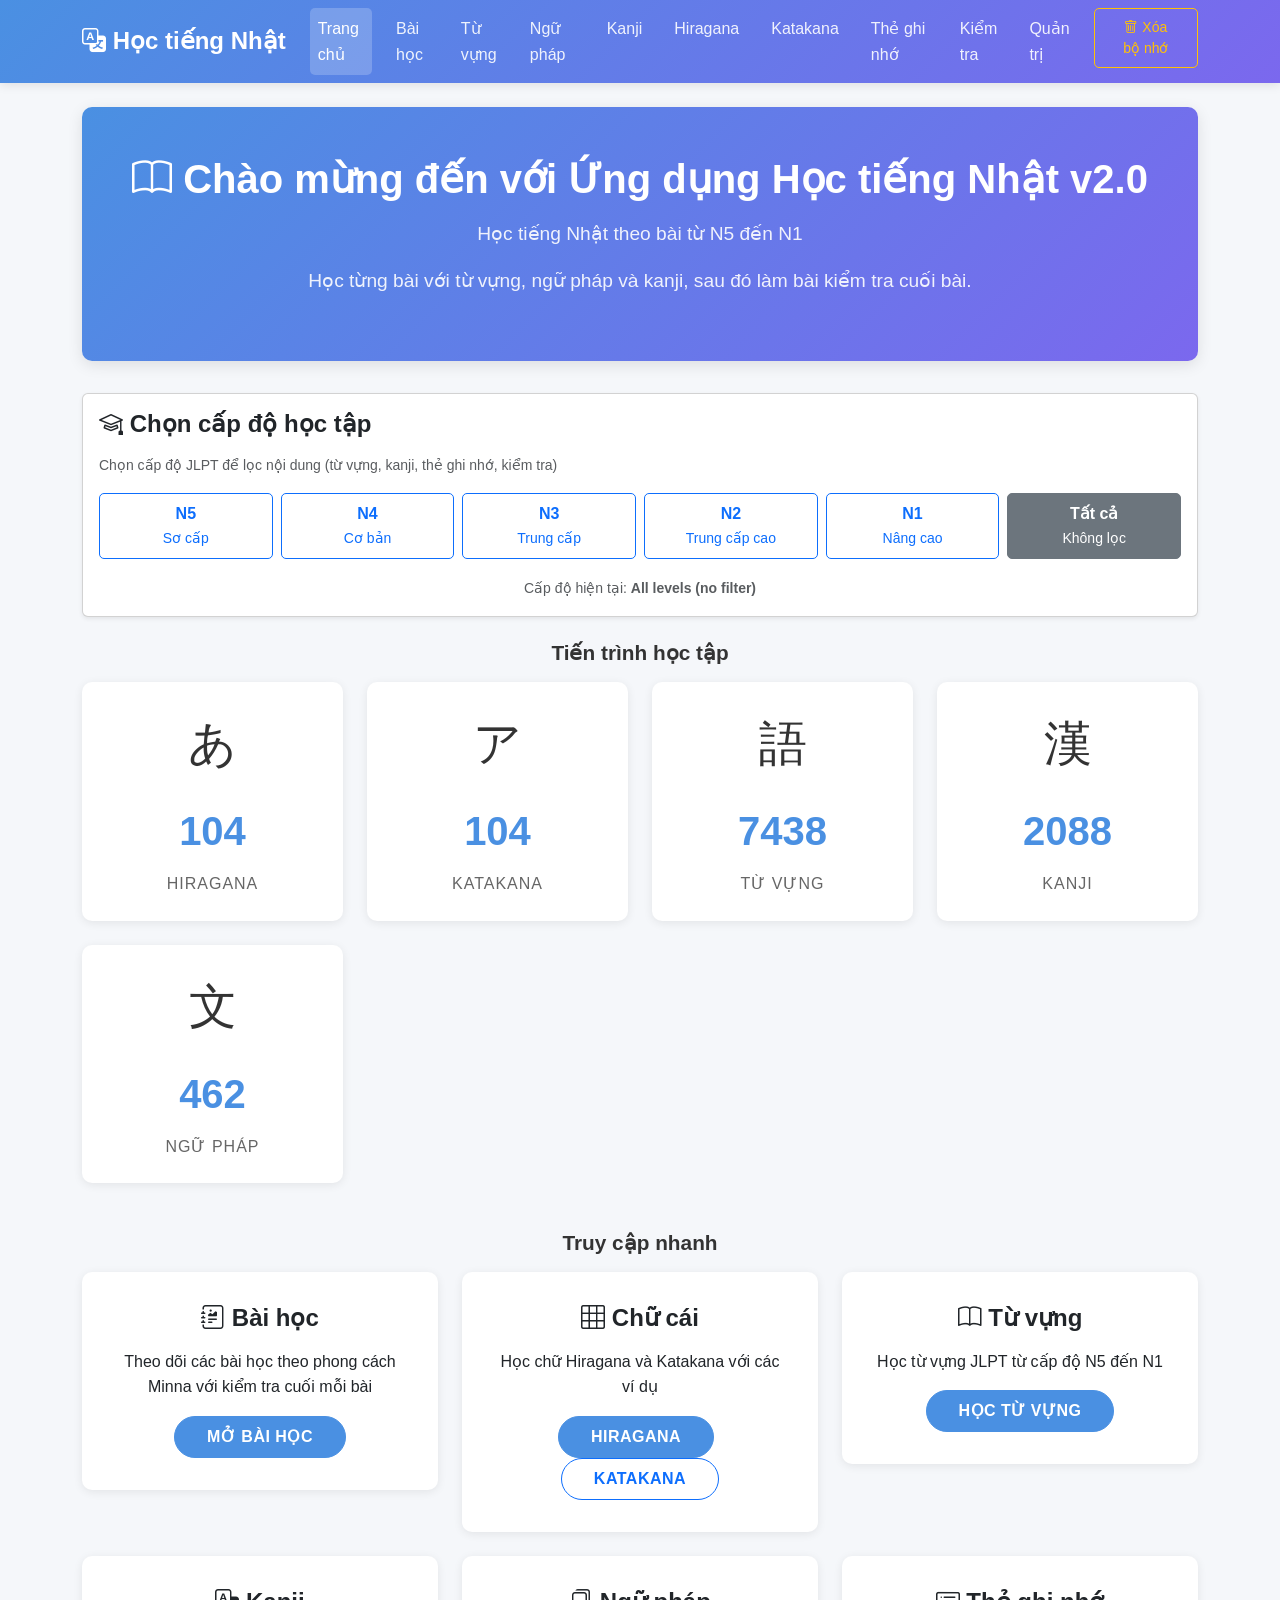
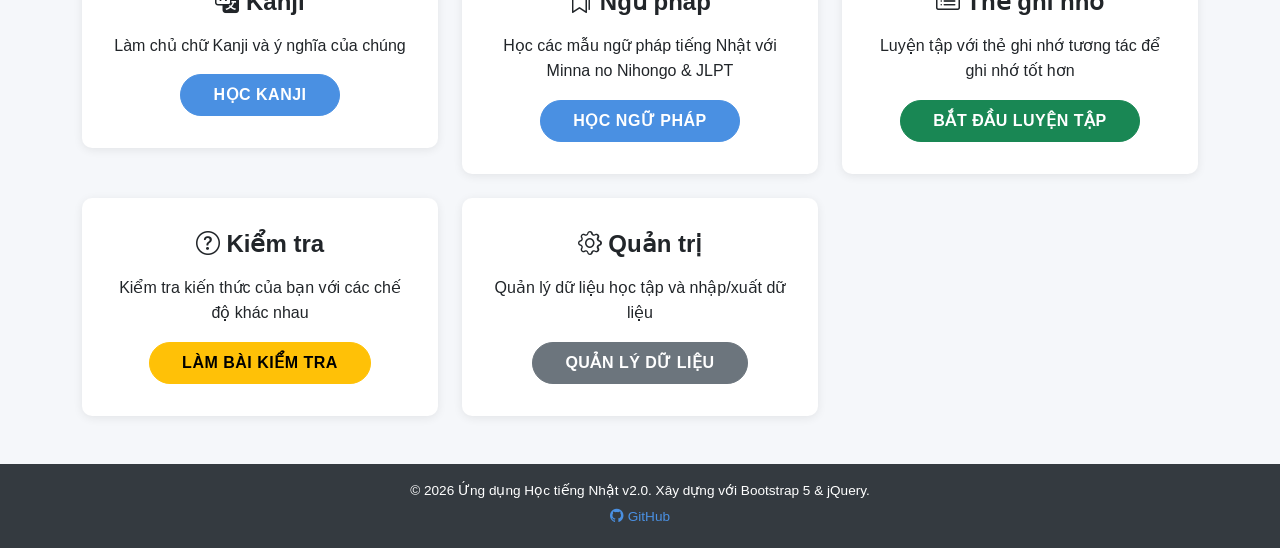
<file: index.html>
<!DOCTYPE html>
<html lang="en">
<head>
  <meta charset="UTF-8">
  <meta name="viewport" content="width=device-width, initial-scale=1.0">
  <meta name="description" content="Ứng dụng Học tiếng Nhật v2.0 - Học tiếng Nhật theo bài từ N5 đến N1">
  <title>Ứng dụng Học tiếng Nhật v2.0 - Trang chủ</title>
  
  <!-- PWA Meta Tags -->
  <link rel="manifest" href="./manifest.json">
  <meta name="theme-color" content="#667eea">
  <meta name="mobile-web-app-capable" content="yes">
  <meta name="apple-mobile-web-app-status-bar-style" content="black-translucent">
  <meta name="apple-mobile-web-app-title" content="JP Study">
  <link rel="apple-touch-icon" href="./assets/images/icon-192.svg">
  
  <!-- Bootstrap 5 CSS -->
  <link href="https://cdn.jsdelivr.net/npm/bootstrap@5.3.0/dist/css/bootstrap.min.css" rel="stylesheet">
  <!-- Bootstrap Icons -->
  <link rel="stylesheet" href="https://cdn.jsdelivr.net/npm/bootstrap-icons@1.11.0/font/bootstrap-icons.css">
  <!-- Custom CSS -->
  <link rel="stylesheet" href="./assets/css/style.css">
</head>
<body>
  <!-- Navigation -->
  <nav class="navbar navbar-expand-lg navbar-dark">
    <div class="container">
      <a class="navbar-brand" href="index.html">
        <i class="bi bi-translate"></i> Học tiếng Nhật
      </a>
      <button class="navbar-toggler" type="button" data-bs-toggle="collapse" data-bs-target="#navbarNav">
        <span class="navbar-toggler-icon"></span>
      </button>
      <div class="collapse navbar-collapse" id="navbarNav">
        <ul class="navbar-nav ms-auto">
          <li class="nav-item"><a class="nav-link" href="index.html">Trang chủ</a></li>
          <li class="nav-item"><a class="nav-link" href="pages/lessons.html">Bài học</a></li>
          <li class="nav-item"><a class="nav-link" href="pages/vocab.html">Từ vựng</a></li>
          <li class="nav-item"><a class="nav-link" href="pages/grammar.html">Ngữ pháp</a></li>
          <li class="nav-item"><a class="nav-link" href="pages/kanji.html">Kanji</a></li>
          <li class="nav-item"><a class="nav-link" href="pages/hiragana.html">Hiragana</a></li>
          <li class="nav-item"><a class="nav-link" href="pages/katakana.html">Katakana</a></li>
          <li class="nav-item"><a class="nav-link" href="pages/flashcards.html">Thẻ ghi nhớ</a></li>
          <li class="nav-item"><a class="nav-link" href="pages/quiz.html">Kiểm tra</a></li>
          <li class="nav-item"><a class="nav-link" href="pages/admin.html">Quản trị</a></li>
          <li class="nav-item">
            <button class="btn btn-sm btn-outline-warning ms-2" id="btnResetCache" title="Xóa tất cả dữ liệu đã lưu">
              <i class="bi bi-trash"></i> Xóa bộ nhớ
            </button>
          </li>
        </ul>
      </div>
    </div>
  </nav>

  <!-- Hero Section -->
  <div class="container mt-4">
    <div class="hero-section text-center">
      <h1><i class="bi bi-book"></i> Chào mừng đến với Ứng dụng Học tiếng Nhật v2.0</h1>
      <p class="lead">Học tiếng Nhật theo bài từ N5 đến N1</p>
      <p>Học từng bài với từ vựng, ngữ pháp và kanji, sau đó làm bài kiểm tra cuối bài.</p>
    </div>
  </div>

  <!-- Level Selection -->
  <div class="container mt-4">
    <div class="card shadow-sm">
      <div class="card-body">
        <h4 class="card-title mb-3"><i class="bi bi-mortarboard"></i> Chọn cấp độ học tập</h4>
        <p class="text-muted small mb-3">Chọn cấp độ JLPT để lọc nội dung (từ vựng, kanji, thẻ ghi nhớ, kiểm tra)</p>
        <div class="row g-2" id="levelSelector">
          <div class="col-6 col-md">
            <button class="btn btn-outline-primary w-100 level-btn" data-level="N5">
              <strong>N5</strong><br><small>Sơ cấp</small>
            </button>
          </div>
          <div class="col-6 col-md">
            <button class="btn btn-outline-primary w-100 level-btn" data-level="N4">
              <strong>N4</strong><br><small>Cơ bản</small>
            </button>
          </div>
          <div class="col-6 col-md">
            <button class="btn btn-outline-primary w-100 level-btn" data-level="N3">
              <strong>N3</strong><br><small>Trung cấp</small>
            </button>
          </div>
          <div class="col-6 col-md">
            <button class="btn btn-outline-primary w-100 level-btn" data-level="N2">
              <strong>N2</strong><br><small>Trung cấp cao</small>
            </button>
          </div>
          <div class="col-6 col-md">
            <button class="btn btn-outline-primary w-100 level-btn" data-level="N1">
              <strong>N1</strong><br><small>Nâng cao</small>
            </button>
          </div>
          <div class="col-6 col-md">
            <button class="btn btn-outline-secondary w-100 level-btn" data-level="ALL">
              <strong>Tất cả</strong><br><small>Không lọc</small>
            </button>
          </div>
        </div>
        <div class="mt-3 text-center">
          <small class="text-muted">Cấp độ hiện tại: <strong id="currentLevelDisplay">Chưa chọn</strong></small>
        </div>
      </div>
    </div>
  </div>

  <!-- Statistics -->
  <div class="container mt-4">
    <h2 class="text-center mb-4">Tiến trình học tập</h2>
    <div class="row g-4">
      <div class="col-6 col-md-3">
        <div class="stat-card">
          <div class="stat-icon">あ</div>
          <div class="stat-number" id="stat-hiragana">0</div>
          <div class="stat-label">Hiragana</div>
        </div>
      </div>
      <div class="col-6 col-md-3">
        <div class="stat-card">
          <div class="stat-icon">ア</div>
          <div class="stat-number" id="stat-katakana">0</div>
          <div class="stat-label">Katakana</div>
        </div>
      </div>
      <div class="col-6 col-md-3">
        <div class="stat-card">
          <div class="stat-icon">語</div>
          <div class="stat-number" id="stat-vocab">0</div>
          <div class="stat-label">Từ vựng</div>
        </div>
      </div>
      <div class="col-6 col-md-3">
        <div class="stat-card">
          <div class="stat-icon">漢</div>
          <div class="stat-number" id="stat-kanji">0</div>
          <div class="stat-label">Kanji</div>
        </div>
      </div>
      <div class="col-6 col-md-3">
        <div class="stat-card">
          <div class="stat-icon">文</div>
          <div class="stat-number" id="stat-grammar">0</div>
          <div class="stat-label">Ngữ pháp</div>
        </div>
      </div>
    </div>
  </div>

  <!-- Quick Links -->
  <div class="container mt-5 mb-5">
    <h2 class="text-center mb-4">Truy cập nhanh</h2>
    <div class="row g-4 quick-links">
      <div class="col-md-6 col-lg-4">
        <div class="card">
          <div class="card-body text-center">
            <h3 class="card-title"><i class="bi bi-journal-richtext"></i> Bài học</h3>
            <p class="card-text">Theo dõi các bài học theo phong cách Minna với kiểm tra cuối mỗi bài</p>
            <a href="pages/lessons.html" class="btn btn-primary">Mở bài học</a>
          </div>
        </div>
      </div>
      <div class="col-md-6 col-lg-4">
        <div class="card">
          <div class="card-body text-center">
            <h3 class="card-title"><i class="bi bi-grid-3x3"></i> Chữ cái</h3>
            <p class="card-text">Học chữ Hiragana và Katakana với các ví dụ</p>
            <a href="pages/hiragana.html" class="btn btn-primary me-2">Hiragana</a>
            <a href="pages/katakana.html" class="btn btn-outline-primary">Katakana</a>
          </div>
        </div>
      </div>
      <div class="col-md-6 col-lg-4">
        <div class="card">
          <div class="card-body text-center">
            <h3 class="card-title"><i class="bi bi-book"></i> Từ vựng</h3>
            <p class="card-text">Học từ vựng JLPT từ cấp độ N5 đến N1</p>
            <a href="pages/vocab.html" class="btn btn-primary">Học từ vựng</a>
          </div>
        </div>
      </div>
      <div class="col-md-6 col-lg-4">
        <div class="card">
          <div class="card-body text-center">
            <h3 class="card-title"><i class="bi bi-translate"></i> Kanji</h3>
            <p class="card-text">Làm chủ chữ Kanji và ý nghĩa của chúng</p>
            <a href="pages/kanji.html" class="btn btn-primary">Học Kanji</a>
          </div>
        </div>
      </div>
      <div class="col-md-6 col-lg-4">
        <div class="card">
          <div class="card-body text-center">
            <h3 class="card-title"><i class="bi bi-bookmarks"></i> Ngữ pháp</h3>
            <p class="card-text">Học các mẫu ngữ pháp tiếng Nhật với Minna no Nihongo & JLPT</p>
            <a href="pages/grammar.html" class="btn btn-primary">Học ngữ pháp</a>
          </div>
        </div>
      </div>
      <div class="col-md-6 col-lg-4">
        <div class="card">
          <div class="card-body text-center">
            <h3 class="card-title"><i class="bi bi-card-list"></i> Thẻ ghi nhớ</h3>
            <p class="card-text">Luyện tập với thẻ ghi nhớ tương tác để ghi nhớ tốt hơn</p>
            <a href="pages/flashcards.html" class="btn btn-success">Bắt đầu luyện tập</a>
          </div>
        </div>
      </div>
      <div class="col-md-6 col-lg-4">
        <div class="card">
          <div class="card-body text-center">
            <h3 class="card-title"><i class="bi bi-question-circle"></i> Kiểm tra</h3>
            <p class="card-text">Kiểm tra kiến thức của bạn với các chế độ khác nhau</p>
            <a href="pages/quiz.html" class="btn btn-warning">Làm bài kiểm tra</a>
          </div>
        </div>
      </div>
      <div class="col-md-6 col-lg-4">
        <div class="card">
          <div class="card-body text-center">
            <h3 class="card-title"><i class="bi bi-gear"></i> Quản trị</h3>
            <p class="card-text">Quản lý dữ liệu học tập và nhập/xuất dữ liệu</p>
            <a href="pages/admin.html" class="btn btn-secondary">Quản lý dữ liệu</a>
          </div>
        </div>
      </div>
    </div>
  </div>

  <!-- Footer -->
  <footer class="footer mt-5">
    <div class="container text-center">
      <p>&copy; 2026 Ứng dụng Học tiếng Nhật v2.0. Xây dựng với Bootstrap 5 & jQuery.</p>
      <p>
        <a href="https://github.com" target="_blank"><i class="bi bi-github"></i> GitHub</a>
      </p>
    </div>
  </footer>

  <!-- jQuery -->
  <script src="https://code.jquery.com/jquery-3.7.1.min.js"></script>
  <!-- Bootstrap 5 JS -->
  <script src="https://cdn.jsdelivr.net/npm/bootstrap@5.3.0/dist/js/bootstrap.bundle.min.js"></script>
  <!-- Custom JS -->
  <script src="./assets/js/storage.js"></script>
  <script src="./assets/js/data-service.js"></script>
  <script src="./assets/js/utils.js"></script>
  <script src="./assets/js/app.js"></script>
  <!-- PWA Install -->
  <script src="./assets/js/pwa-install.js"></script>
</body>
</html>
</file>
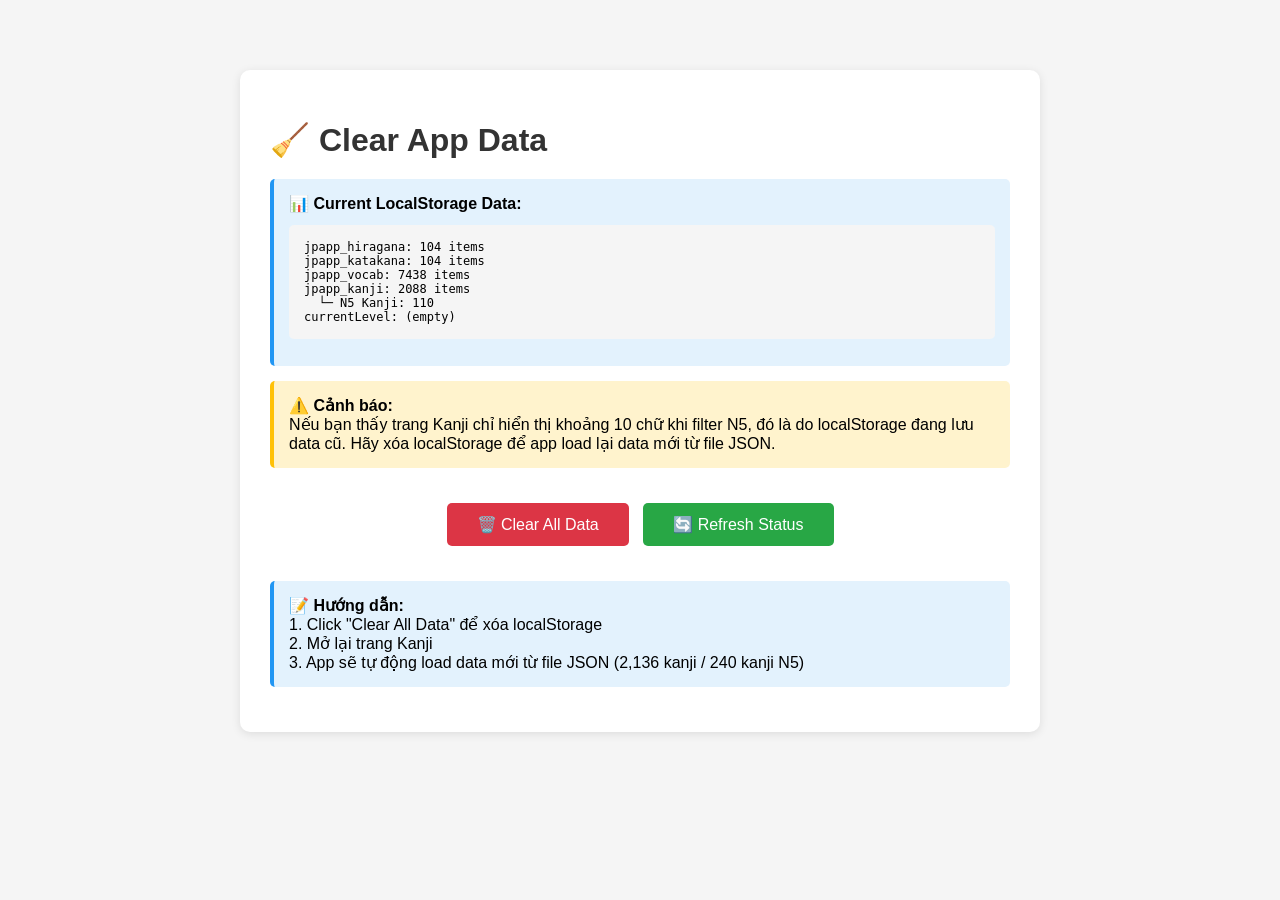
<file: clear-data.html>
<!DOCTYPE html>
<html lang="en">
<head>
  <meta charset="UTF-8">
  <meta name="viewport" content="width=device-width, initial-scale=1.0">
  <title>Clear App Data</title>
  <style>
    body {
      font-family: Arial, sans-serif;
      max-width: 800px;
      margin: 50px auto;
      padding: 20px;
      background: #f5f5f5;
    }
    .card {
      background: white;
      padding: 30px;
      border-radius: 10px;
      box-shadow: 0 2px 10px rgba(0,0,0,0.1);
    }
    h1 { color: #333; margin-bottom: 20px; }
    .info {
      background: #e3f2fd;
      padding: 15px;
      border-radius: 5px;
      margin: 15px 0;
      border-left: 4px solid #2196F3;
    }
    .warning {
      background: #fff3cd;
      padding: 15px;
      border-radius: 5px;
      margin: 15px 0;
      border-left: 4px solid #ffc107;
    }
    .success {
      background: #d4edda;
      padding: 15px;
      border-radius: 5px;
      margin: 15px 0;
      border-left: 4px solid #28a745;
    }
    button {
      padding: 12px 30px;
      font-size: 16px;
      cursor: pointer;
      border: none;
      border-radius: 5px;
      margin: 5px;
      transition: all 0.3s;
    }
    .btn-danger {
      background: #dc3545;
      color: white;
    }
    .btn-danger:hover {
      background: #c82333;
    }
    .btn-success {
      background: #28a745;
      color: white;
    }
    .btn-success:hover {
      background: #218838;
    }
    pre {
      background: #f5f5f5;
      padding: 15px;
      border-radius: 5px;
      overflow-x: auto;
      font-size: 12px;
    }
  </style>
</head>
<body>
  <div class="card">
    <h1>🧹 Clear App Data</h1>
    
    <div class="info">
      <strong>📊 Current LocalStorage Data:</strong>
      <pre id="currentData">Loading...</pre>
    </div>

    <div class="warning">
      <strong>⚠️ Cảnh báo:</strong><br>
      Nếu bạn thấy trang Kanji chỉ hiển thị khoảng 10 chữ khi filter N5, 
      đó là do localStorage đang lưu data cũ. Hãy xóa localStorage để app load lại data mới từ file JSON.
    </div>

    <div style="text-align: center; margin: 30px 0;">
      <button class="btn-danger" onclick="clearAllData()">
        🗑️ Clear All Data
      </button>
      <button class="btn-success" onclick="location.reload()">
        🔄 Refresh Status
      </button>
    </div>

    <div id="result"></div>

    <div class="info" style="margin-top: 30px;">
      <strong>📝 Hướng dẫn:</strong><br>
      1. Click "Clear All Data" để xóa localStorage<br>
      2. Mở lại trang Kanji<br>
      3. App sẽ tự động load data mới từ file JSON (2,136 kanji / 240 kanji N5)
    </div>
  </div>

  <script>
    function displayCurrentData() {
      const keys = [
        'jpapp_hiragana',
        'jpapp_katakana', 
        'jpapp_vocab',
        'jpapp_kanji',
        'currentLevel'
      ];

      let info = '';
      keys.forEach(key => {
        const data = localStorage.getItem(key);
        if (data) {
          if (key === 'currentLevel') {
            info += `${key}: ${data}\n`;
          } else {
            try {
              const parsed = JSON.parse(data);
              const length = Array.isArray(parsed) ? parsed.length : 'N/A';
              info += `${key}: ${length} items\n`;
              
              // Show N5 count for kanji
              if (key === 'jpapp_kanji' && Array.isArray(parsed)) {
                const n5Count = parsed.filter(item => item.level === 'N5').length;
                info += `  └─ N5 Kanji: ${n5Count}\n`;
              }
            } catch (e) {
              info += `${key}: Invalid JSON\n`;
            }
          }
        } else {
          info += `${key}: (empty)\n`;
        }
      });

      document.getElementById('currentData').textContent = info || 'No data in localStorage';
    }

    function clearAllData() {
      if (confirm('Bạn có chắc muốn xóa tất cả data trong localStorage?\n\nApp sẽ tự động load lại data mới từ file JSON.')) {
        const keys = [
          'jpapp_hiragana',
          'jpapp_katakana', 
          'jpapp_vocab',
          'jpapp_kanji'
        ];

        let cleared = 0;
        keys.forEach(key => {
          if (localStorage.getItem(key)) {
            localStorage.removeItem(key);
            cleared++;
          }
        });

        document.getElementById('result').innerHTML = `
          <div class="success">
            ✅ Đã xóa ${cleared} items từ localStorage<br>
            <br>
            <strong>Bước tiếp theo:</strong><br>
            1. Đóng trang này<br>
            2. Mở lại trang <a href="pages/kanji.html">Kanji</a><br>
            3. App sẽ tự động load 2,136 kanji từ file JSON
          </div>
        `;

        displayCurrentData();
      }
    }

    // Display on load
    displayCurrentData();
  </script>
</body>
</html>
</file>
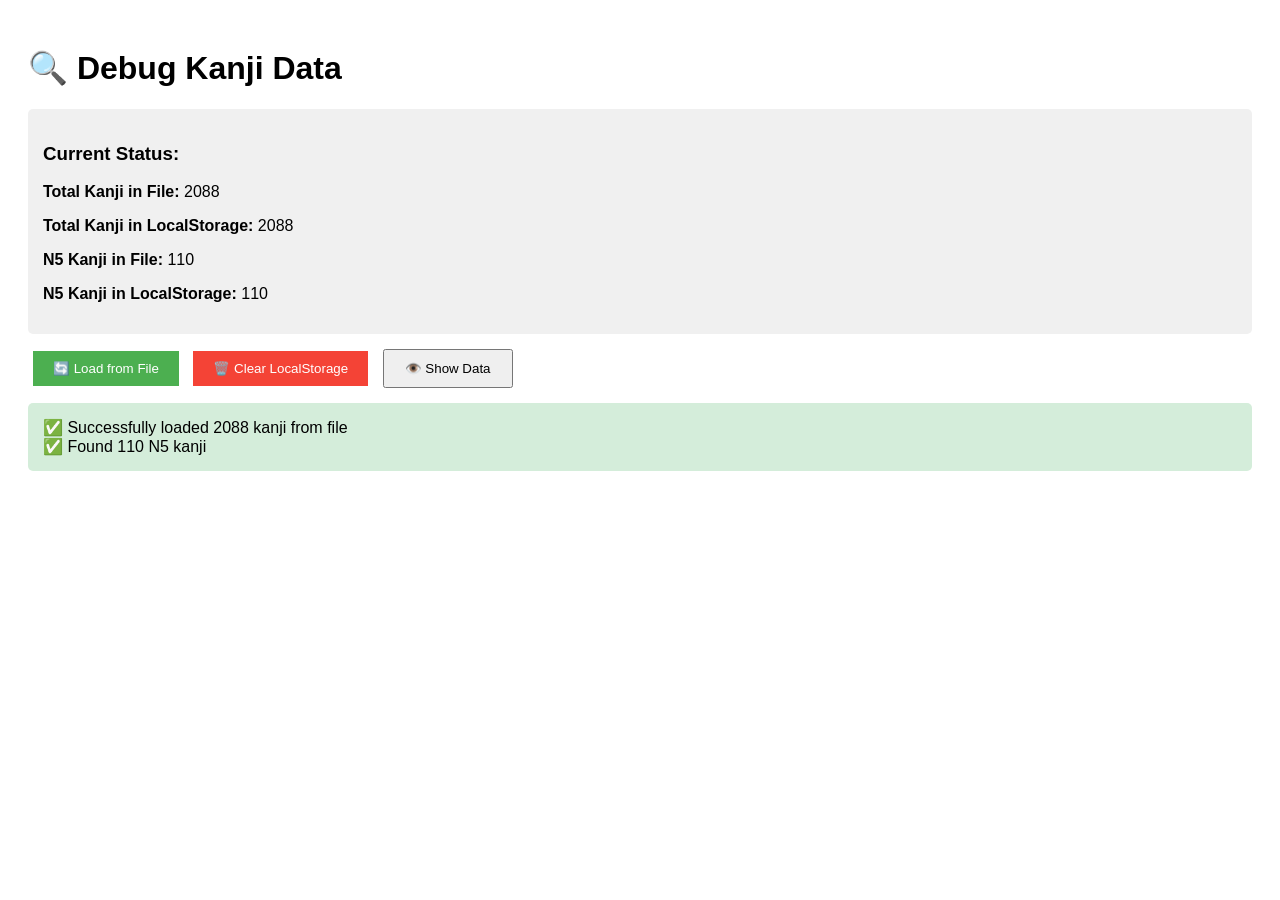
<file: debug-kanji.html>
<!DOCTYPE html>
<html lang="en">
<head>
  <meta charset="UTF-8">
  <meta name="viewport" content="width=device-width, initial-scale=1.0">
  <title>Debug Kanji Data</title>
  <style>
    body { font-family: Arial, sans-serif; padding: 20px; }
    .info { background: #f0f0f0; padding: 15px; margin: 10px 0; border-radius: 5px; }
    button { padding: 10px 20px; margin: 5px; cursor: pointer; }
    .success { background: #4CAF50; color: white; border: none; }
    .danger { background: #f44336; color: white; border: none; }
    pre { background: #f5f5f5; padding: 10px; overflow-x: auto; }
  </style>
</head>
<body>
  <h1>🔍 Debug Kanji Data</h1>
  
  <div class="info">
    <h3>Current Status:</h3>
    <p><strong>Total Kanji in File:</strong> <span id="fileCount">Loading...</span></p>
    <p><strong>Total Kanji in LocalStorage:</strong> <span id="storageCount">Loading...</span></p>
    <p><strong>N5 Kanji in File:</strong> <span id="fileN5Count">Loading...</span></p>
    <p><strong>N5 Kanji in LocalStorage:</strong> <span id="storageN5Count">Loading...</span></p>
  </div>

  <div>
    <button class="success" onclick="loadFromFile()">🔄 Load from File</button>
    <button class="danger" onclick="clearStorage()">🗑️ Clear LocalStorage</button>
    <button onclick="showData()">👁️ Show Data</button>
  </div>

  <div id="output"></div>

  <script>
    const STORAGE_KEY = 'jpapp_kanji';

    async function loadFromFile() {
      try {
        const response = await fetch('../assets/data/kanji.json');
        const data = await response.json();
        document.getElementById('fileCount').textContent = data.length;
        
        const n5Count = data.filter(k => k.level === 'N5').length;
        document.getElementById('fileN5Count').textContent = n5Count;
        
        document.getElementById('output').innerHTML = `
          <div class="info" style="background: #d4edda;">
            ✅ Successfully loaded ${data.length} kanji from file<br>
            ✅ Found ${n5Count} N5 kanji
          </div>
        `;
      } catch (error) {
        document.getElementById('output').innerHTML = `
          <div class="info" style="background: #f8d7da;">
            ❌ Error loading file: ${error.message}
          </div>
        `;
      }
      checkStorage();
    }

    function checkStorage() {
      const storedData = localStorage.getItem(STORAGE_KEY);
      if (storedData) {
        const data = JSON.parse(storedData);
        document.getElementById('storageCount').textContent = data.length;
        
        const n5Count = data.filter(k => k.level === 'N5').length;
        document.getElementById('storageN5Count').textContent = n5Count;
      } else {
        document.getElementById('storageCount').textContent = 'No data';
        document.getElementById('storageN5Count').textContent = 'No data';
      }
    }

    function clearStorage() {
      if (confirm('Are you sure you want to clear kanji data from LocalStorage?')) {
        localStorage.removeItem(STORAGE_KEY);
        document.getElementById('output').innerHTML = `
          <div class="info" style="background: #fff3cd;">
            ⚠️ LocalStorage cleared. Refresh the kanji page to reload data.
          </div>
        `;
        checkStorage();
      }
    }

    function showData() {
      const storedData = localStorage.getItem(STORAGE_KEY);
      if (storedData) {
        const data = JSON.parse(storedData);
        const n5Data = data.filter(k => k.level === 'N5').slice(0, 20);
        document.getElementById('output').innerHTML = `
          <h3>First 20 N5 Kanji in LocalStorage:</h3>
          <pre>${JSON.stringify(n5Data, null, 2)}</pre>
        `;
      } else {
        document.getElementById('output').innerHTML = `
          <div class="info" style="background: #f8d7da;">
            ❌ No data in LocalStorage
          </div>
        `;
      }
    }

    // Load on page load
    loadFromFile();
  </script>
</body>
</html>
</file>
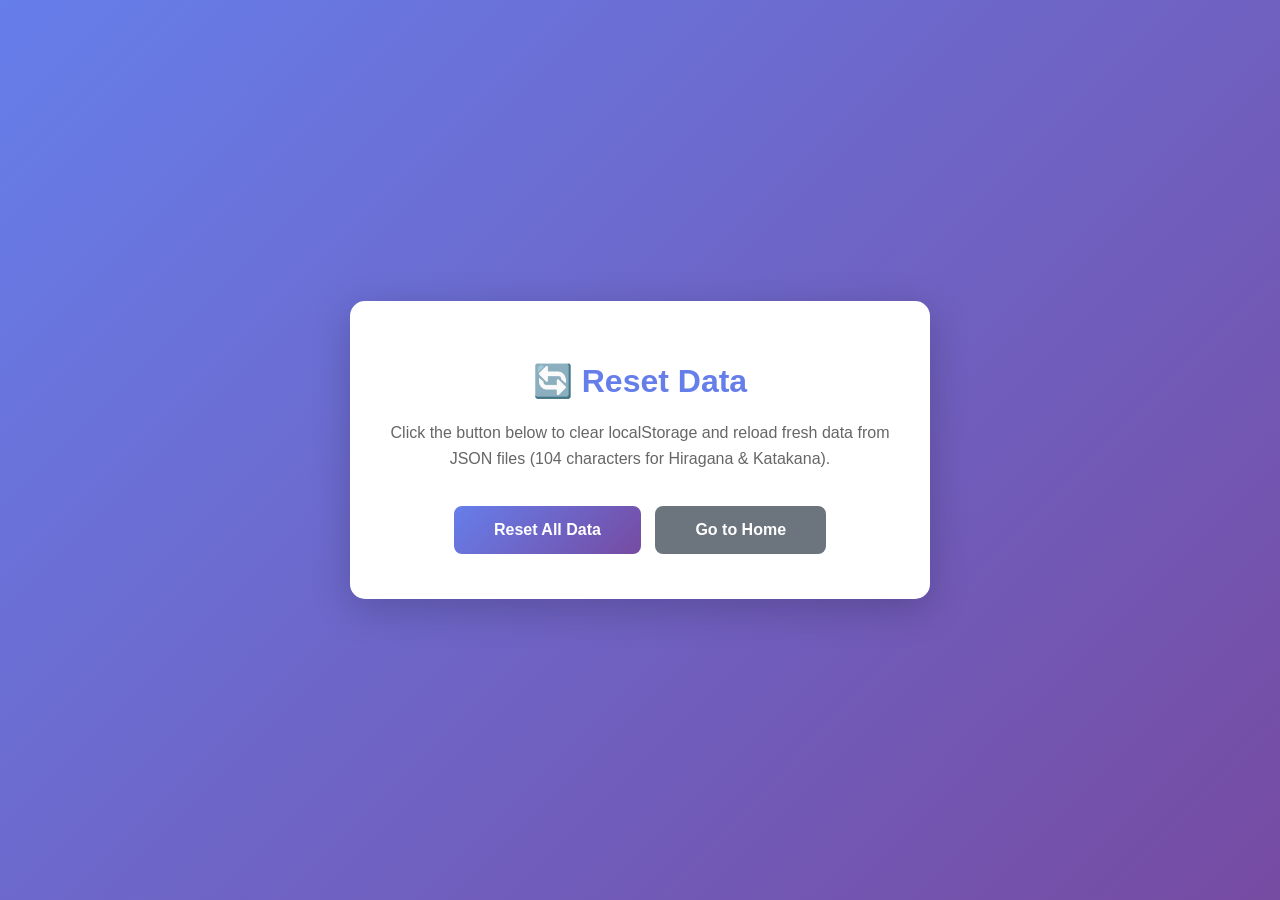
<file: reset.html>
<!DOCTYPE html>
<html lang="en">
<head>
  <meta charset="UTF-8">
  <meta name="viewport" content="width=device-width, initial-scale=1.0">
  <title>Reset Data - Japanese Study App</title>
  <style>
    body {
      font-family: Arial, sans-serif;
      display: flex;
      justify-content: center;
      align-items: center;
      min-height: 100vh;
      margin: 0;
      background: linear-gradient(135deg, #667eea 0%, #764ba2 100%);
    }
    .container {
      background: white;
      padding: 40px;
      border-radius: 15px;
      box-shadow: 0 10px 40px rgba(0,0,0,0.2);
      text-align: center;
      max-width: 500px;
    }
    h1 { color: #667eea; margin-bottom: 20px; }
    p { color: #666; margin-bottom: 30px; line-height: 1.6; }
    button {
      background: linear-gradient(135deg, #667eea 0%, #764ba2 100%);
      color: white;
      border: none;
      padding: 15px 40px;
      font-size: 16px;
      border-radius: 8px;
      cursor: pointer;
      font-weight: 600;
      margin: 5px;
    }
    button:hover { opacity: 0.9; }
    .success {
      background: #28a745;
      padding: 15px;
      border-radius: 8px;
      color: white;
      margin-top: 20px;
      display: none;
    }
  </style>
</head>
<body>
  <div class="container">
    <h1>🔄 Reset Data</h1>
    <p>Click the button below to clear localStorage and reload fresh data from JSON files (104 characters for Hiragana & Katakana).</p>
    
    <button onclick="resetAll()">Reset All Data</button>
    <button onclick="goHome()" style="background: #6c757d;">Go to Home</button>
    
    <div class="success" id="success">
      ✅ Data cleared! Redirecting...
    </div>
  </div>

  <script>
    function resetAll() {
      // Clear all localStorage
      localStorage.removeItem('jpapp_hiragana');
      localStorage.removeItem('jpapp_katakana');
      localStorage.removeItem('jpapp_vocab');
      localStorage.removeItem('jpapp_kanji');
      
      // Show success
      document.getElementById('success').style.display = 'block';
      
      // Redirect to home
      setTimeout(() => {
        window.location.href = 'index.html';
      }, 1500);
    }
    
    function goHome() {
      window.location.href = 'index.html';
    }
  </script>
</body>
</html>
</file>
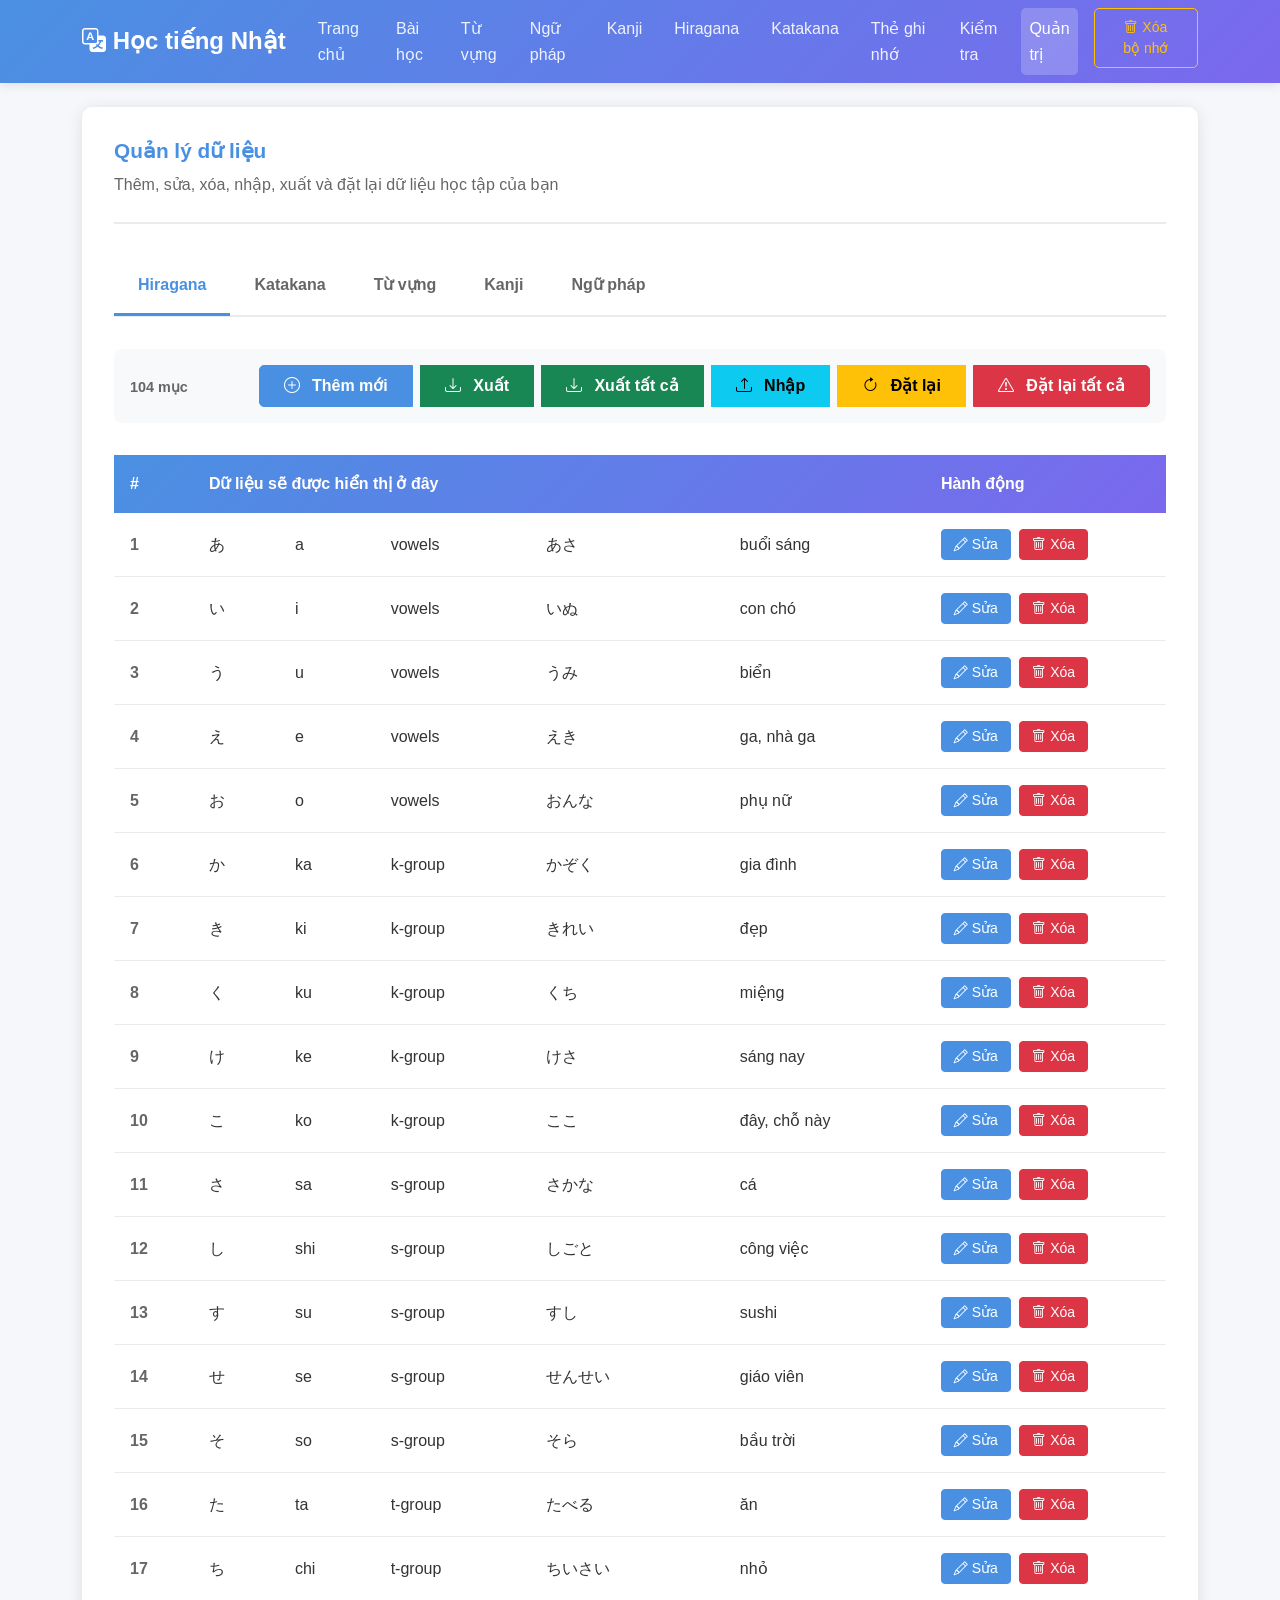
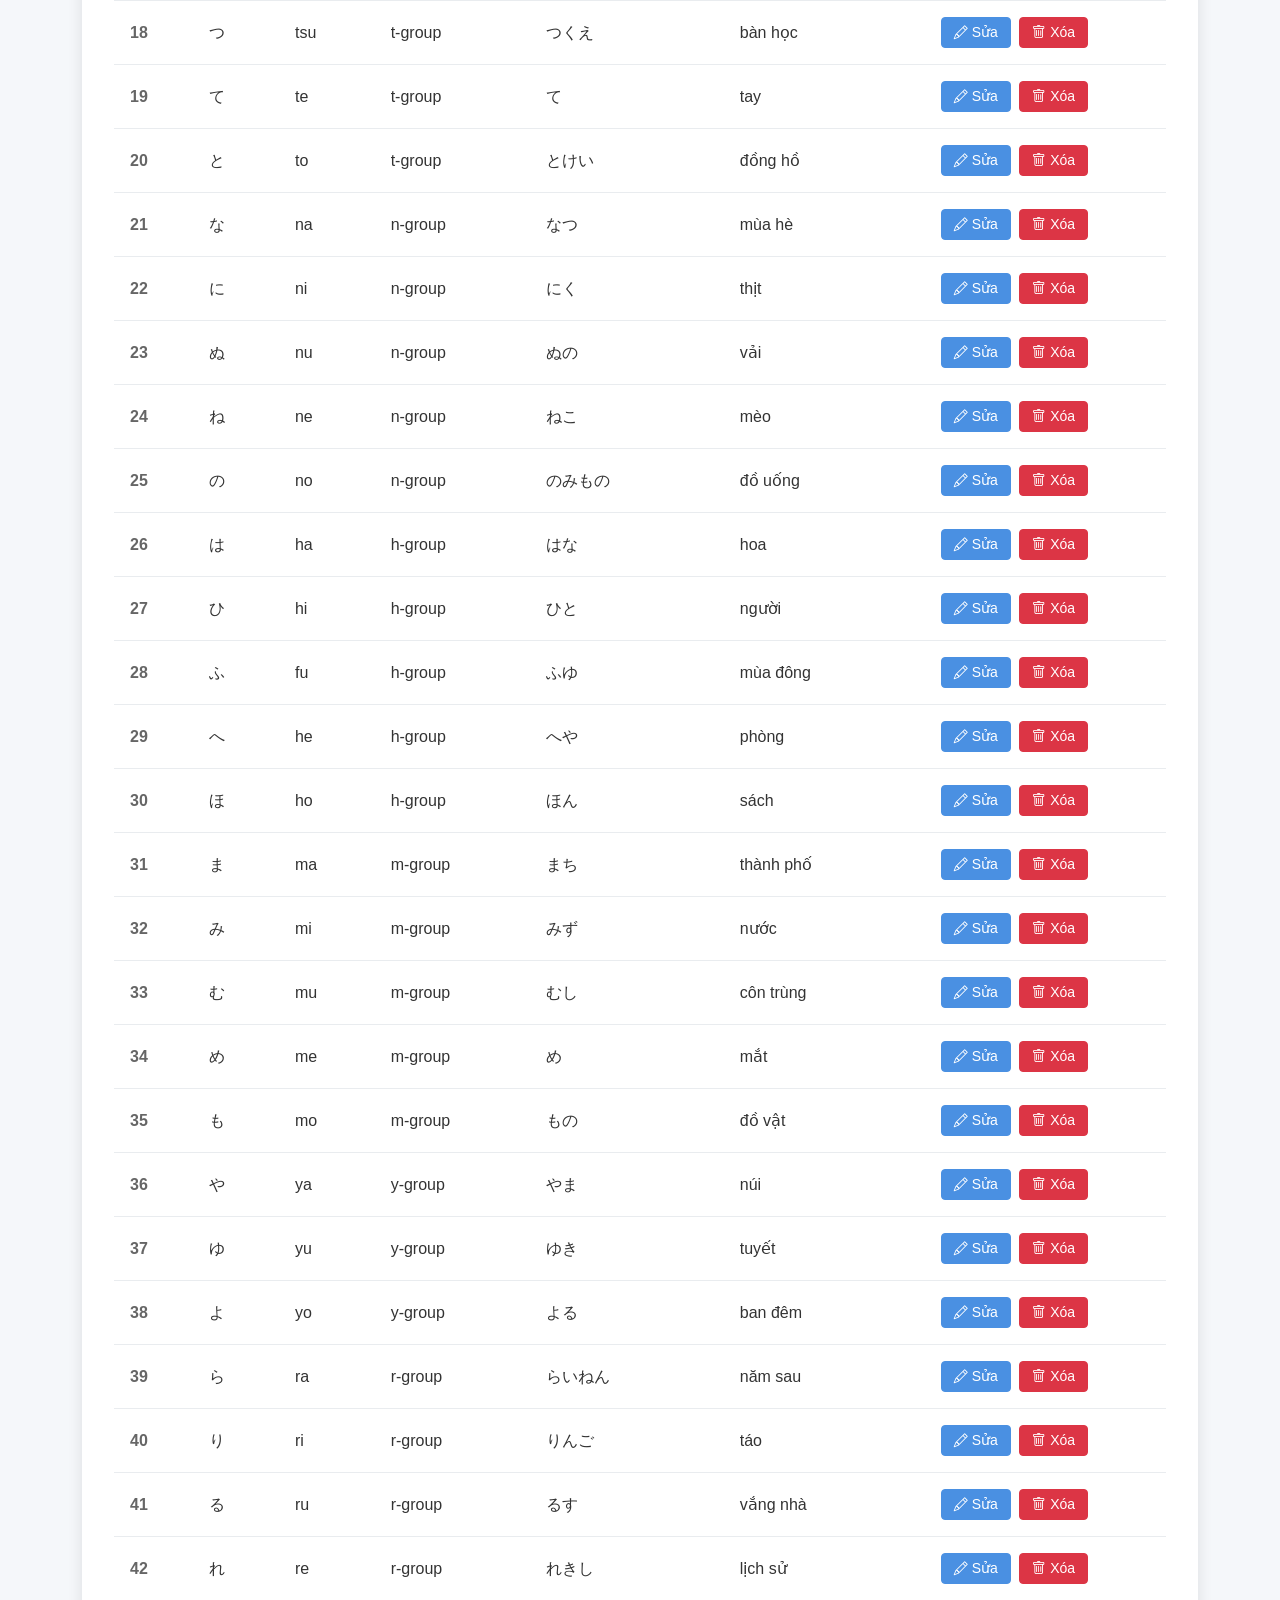
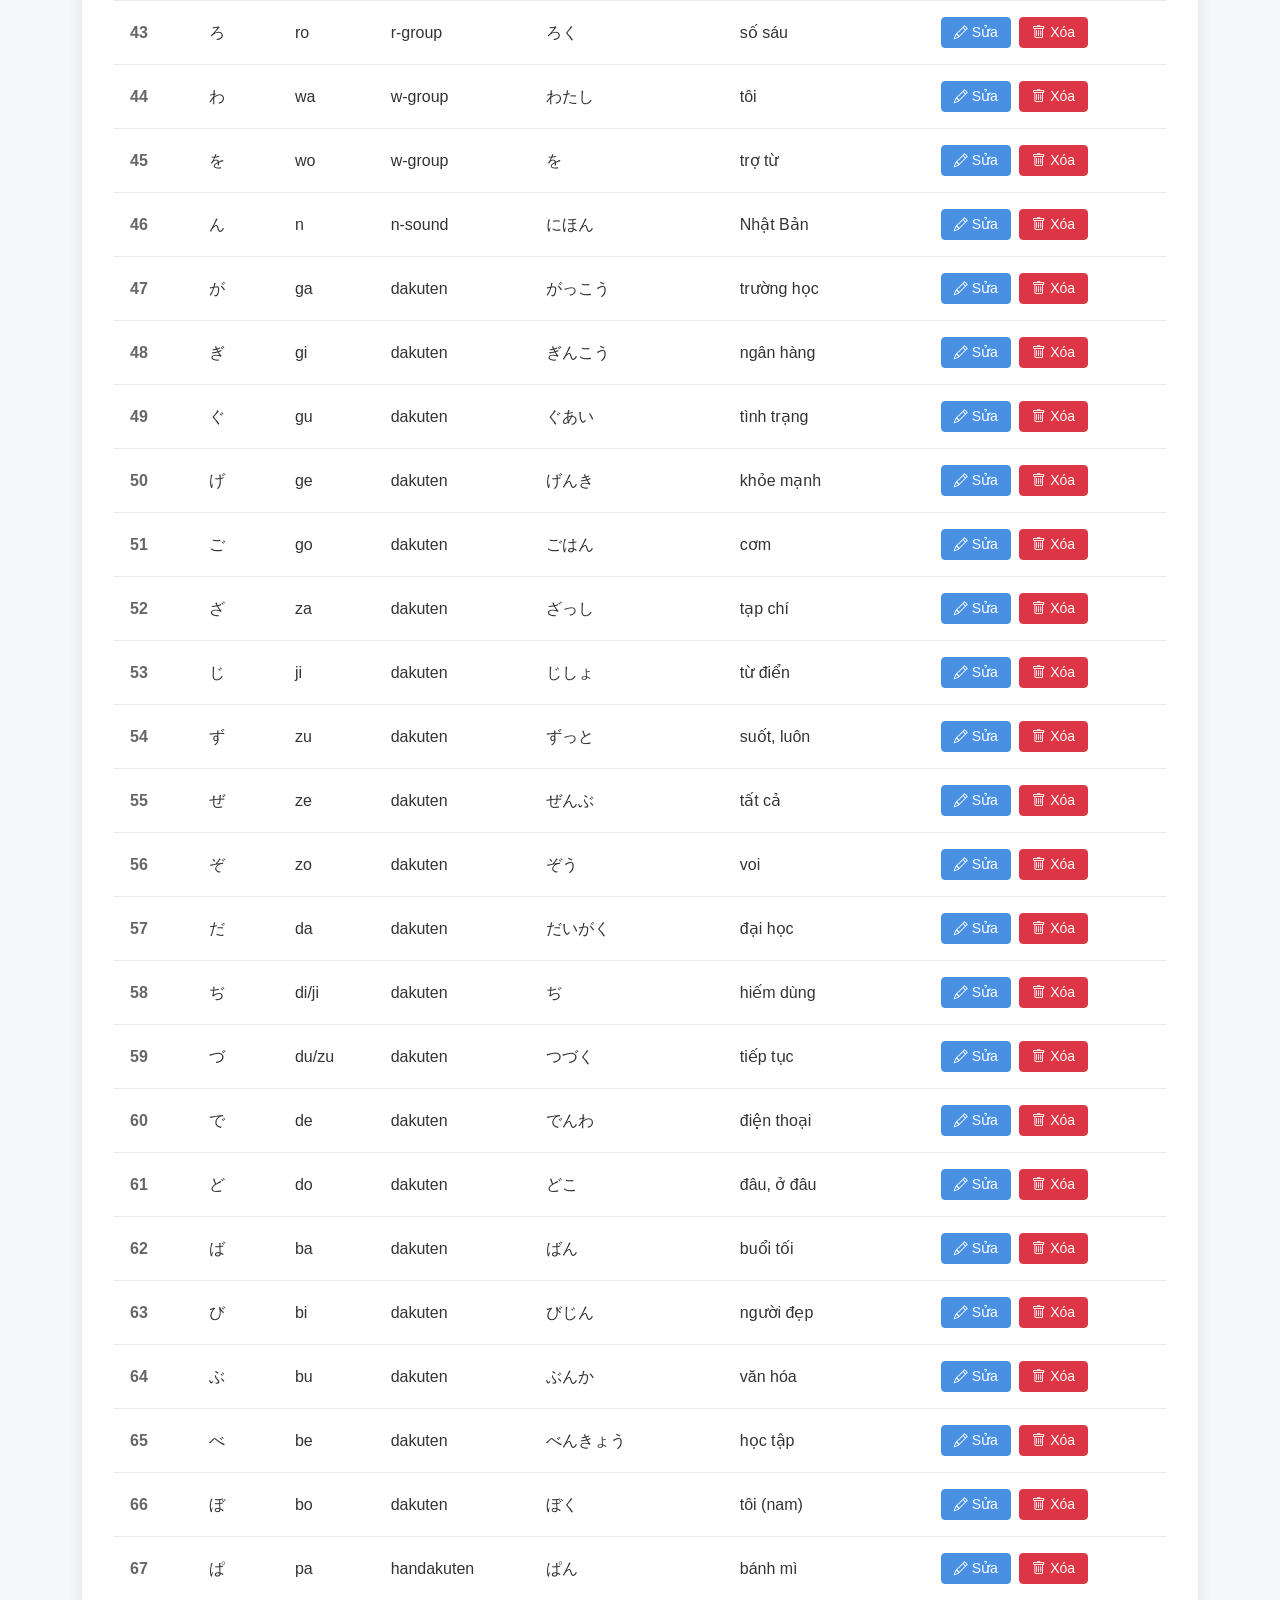
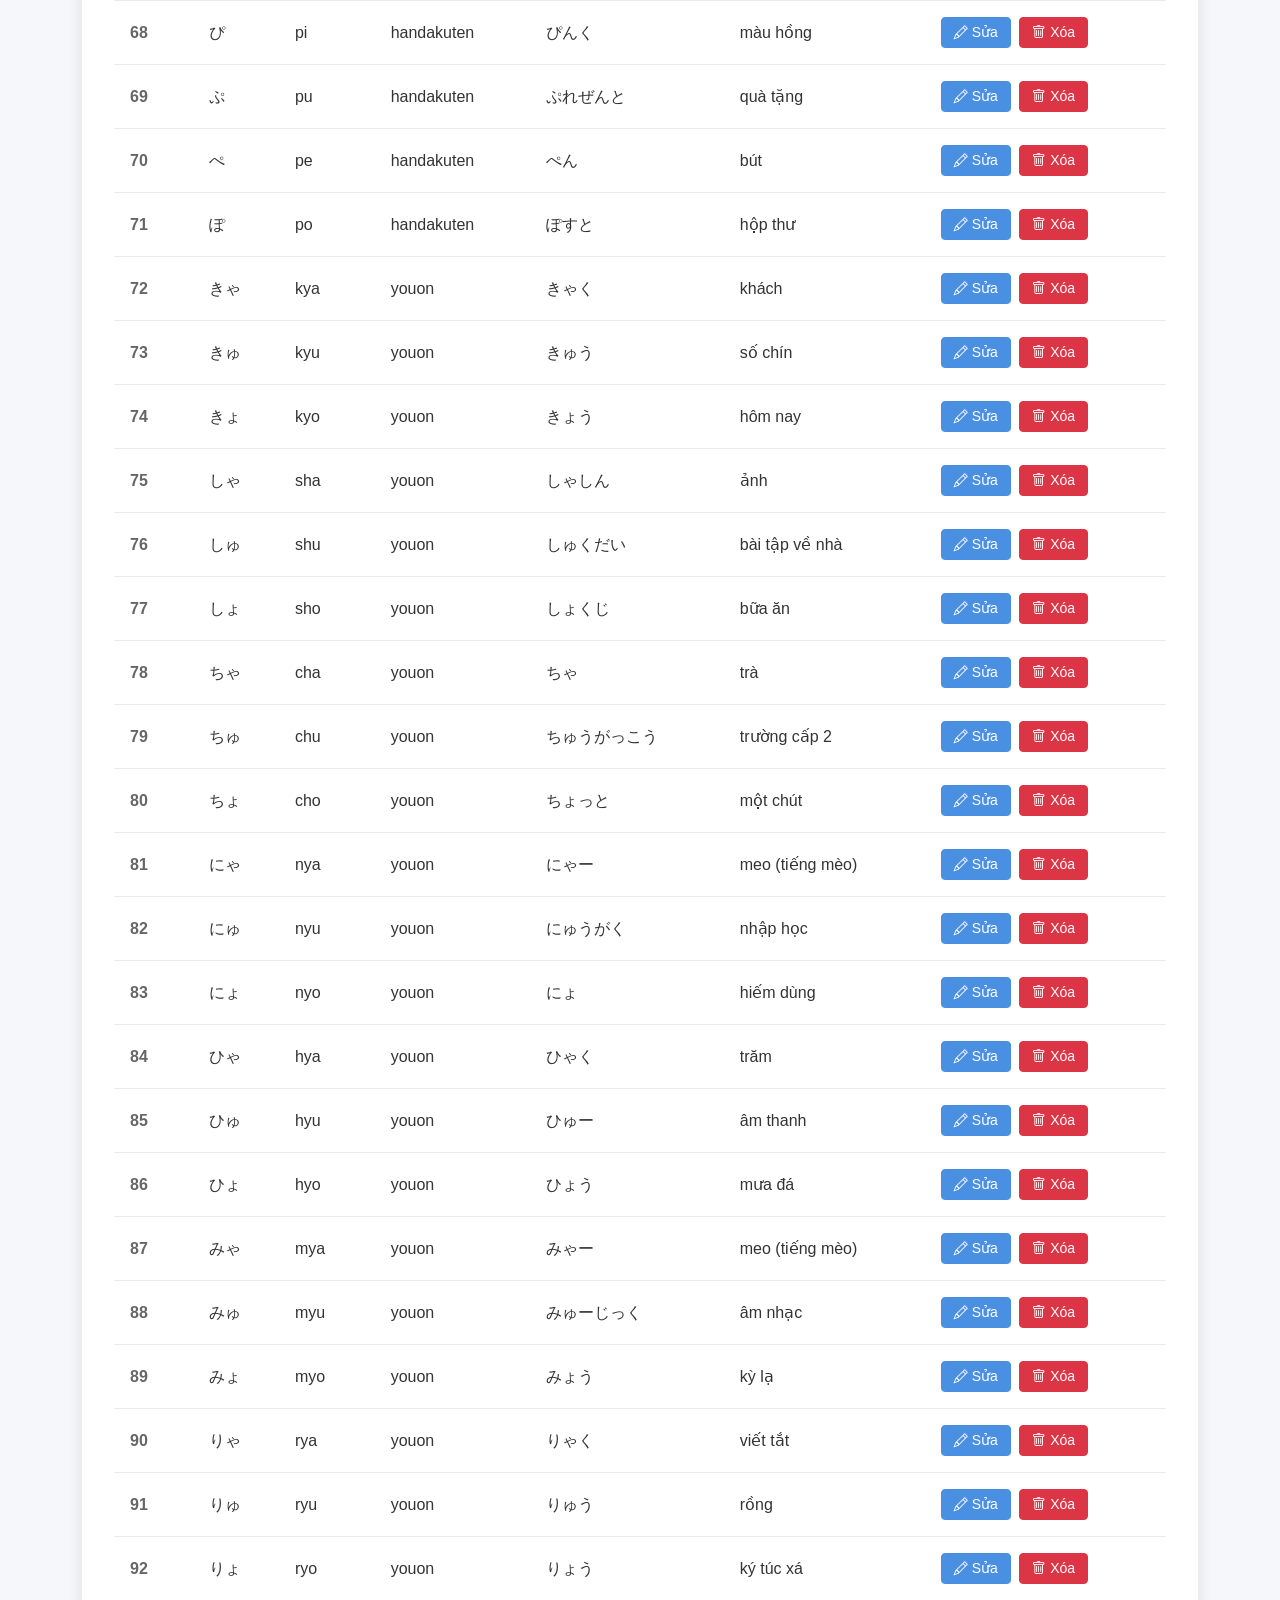
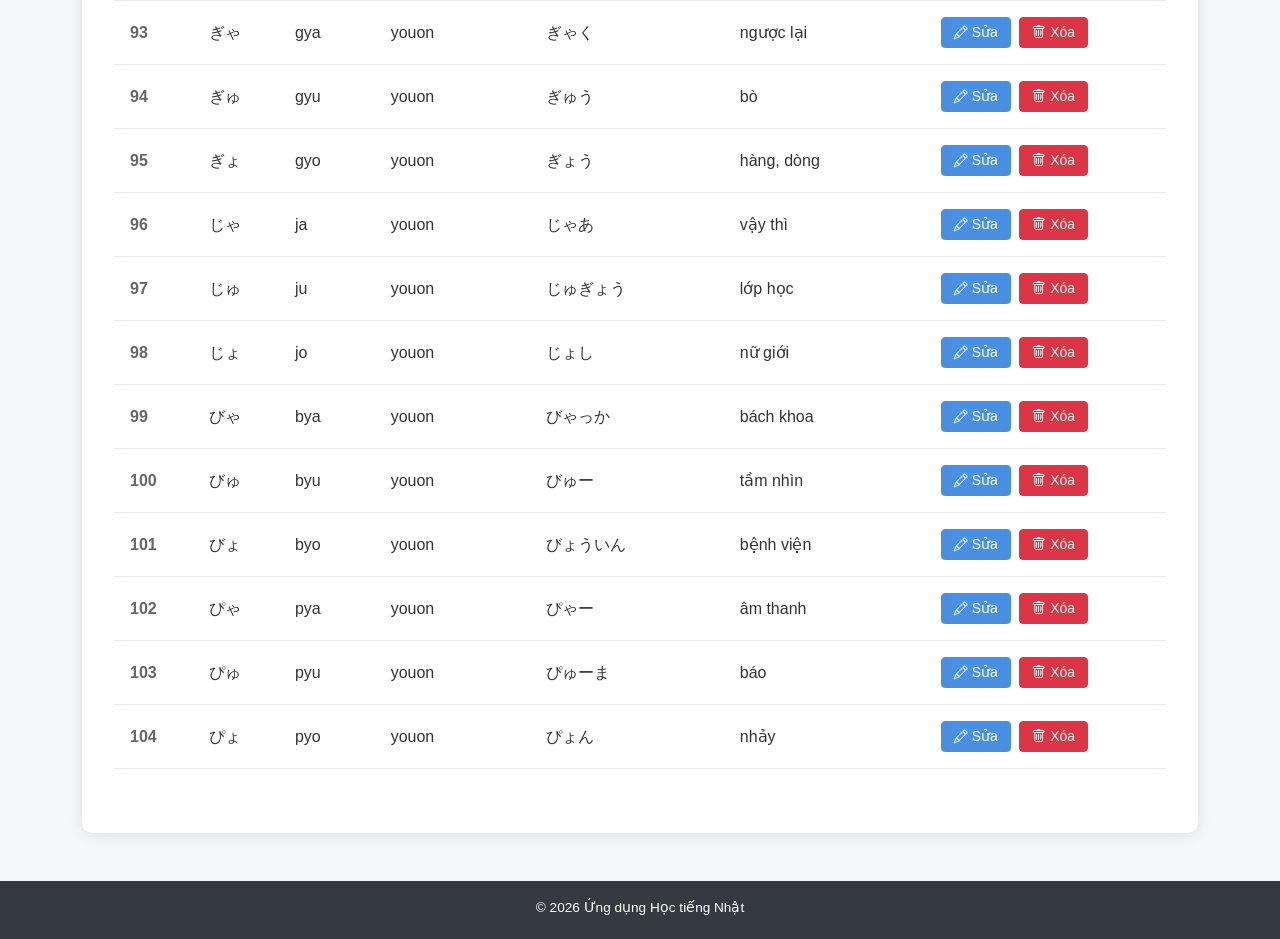
<file: pages/admin.html>
<!DOCTYPE html>
<html lang="en">
<head>
  <meta charset="UTF-8">
  <meta name="viewport" content="width=device-width, initial-scale=1.0">
  <title>Quản trị - Ứng dụng Học tiếng Nhật</title>
  
  <!-- PWA Meta Tags -->
  <link rel="manifest" href="../manifest.json">
  <meta name="theme-color" content="#667eea">
  <meta name="mobile-web-app-capable" content="yes">
  <link rel="apple-touch-icon" href="../assets/images/icon-192.svg">
  
  <!-- Bootstrap 5 CSS -->
  <link href="https://cdn.jsdelivr.net/npm/bootstrap@5.3.0/dist/css/bootstrap.min.css" rel="stylesheet">
  <!-- Bootstrap Icons -->
  <link rel="stylesheet" href="https://cdn.jsdelivr.net/npm/bootstrap-icons@1.11.0/font/bootstrap-icons.css">
  <!-- Custom CSS -->
  <link rel="stylesheet" href="../assets/css/style.css">
  <link rel="stylesheet" href="../assets/css/admin.css">
</head>
<body>
  <!-- Navigation -->
  <nav class="navbar navbar-expand-lg navbar-dark">
    <div class="container">
      <a class="navbar-brand" href="../index.html">
        <i class="bi bi-translate"></i> Học tiếng Nhật
      </a>
      <button class="navbar-toggler" type="button" data-bs-toggle="collapse" data-bs-target="#navbarNav">
        <span class="navbar-toggler-icon"></span>
      </button>
      <div class="collapse navbar-collapse" id="navbarNav">
        <ul class="navbar-nav ms-auto">
          <li class="nav-item"><a class="nav-link" href="../index.html">Trang chủ</a></li>
          <li class="nav-item"><a class="nav-link" href="lessons.html">Bài học</a></li>
          <li class="nav-item"><a class="nav-link" href="vocab.html">Từ vựng</a></li>
          <li class="nav-item"><a class="nav-link" href="grammar.html">Ngữ pháp</a></li>
          <li class="nav-item"><a class="nav-link" href="kanji.html">Kanji</a></li>
          <li class="nav-item"><a class="nav-link" href="hiragana.html">Hiragana</a></li>
          <li class="nav-item"><a class="nav-link" href="katakana.html">Katakana</a></li>
          <li class="nav-item"><a class="nav-link" href="flashcards.html">Thẻ ghi nhớ</a></li>
          <li class="nav-item"><a class="nav-link" href="quiz.html">Kiểm tra</a></li>
          <li class="nav-item"><a class="nav-link" href="admin.html">Quản trị</a></li>
          <li class="nav-item">
            <button class="btn btn-sm btn-outline-warning ms-2" id="btnResetCache" title="Xóa tất cả dữ liệu đã lưu">
              <i class="bi bi-trash"></i> Xóa bộ nhớ
            </button>
          </li>
        </ul>
      </div>
    </div>
  </nav>

  <!-- Admin Container -->
  <div class="container mt-4 mb-5">
    <div class="admin-container">
      <!-- Admin Header -->
      <div class="admin-header">
        <h2>Quản lý dữ liệu</h2>
        <p>Thêm, sửa, xóa, nhập, xuất và đặt lại dữ liệu học tập của bạn</p>
      </div>

      <!-- Tabs -->
      <ul class="nav nav-tabs" role="tablist">
        <li class="nav-item" role="presentation">
          <button class="nav-link active" id="tab-hiragana-btn" type="button" role="tab">
            Hiragana
          </button>
        </li>
        <li class="nav-item" role="presentation">
          <button class="nav-link" id="tab-katakana-btn" type="button" role="tab">
            Katakana
          </button>
        </li>
        <li class="nav-item" role="presentation">
          <button class="nav-link" id="tab-vocab-btn" type="button" role="tab">
            Từ vựng
          </button>
        </li>
        <li class="nav-item" role="presentation">
          <button class="nav-link" id="tab-kanji-btn" type="button" role="tab">
            Kanji
          </button>
        </li>
        <li class="nav-item" role="presentation">
          <button class="nav-link" id="tab-grammar-btn" type="button" role="tab">
            Ngữ pháp
          </button>
        </li>
      </ul>

      <!-- Admin Content (shared by all tabs) -->
          <!-- Toolbar -->
          <div class="admin-toolbar">
            <div>
              <span class="item-count" id="itemCount">0 mục</span>
            </div>
            <div class="btn-group">
              <button id="btnAdd" class="btn btn-primary">
                <i class="bi bi-plus-circle"></i> Thêm mới
              </button>
              <button id="btnExport" class="btn btn-success">
                <i class="bi bi-download"></i> Xuất
              </button>
              <button id="btnExportAll" class="btn btn-success">
                <i class="bi bi-download"></i> Xuất tất cả
              </button>
              <button id="btnImport" class="btn btn-info">
                <i class="bi bi-upload"></i> Nhập
              </button>
              <button id="btnReset" class="btn btn-warning">
                <i class="bi bi-arrow-clockwise"></i> Đặt lại
              </button>
              <button id="btnResetAll" class="btn btn-danger">
                <i class="bi bi-exclamation-triangle"></i> Đặt lại tất cả
              </button>
            </div>
          </div>

          <!-- Hidden File Input -->
          <input type="file" id="importFile" accept=".json" style="display: none;">

          <!-- Data Table -->
          <div class="admin-table-container">
            <table class="admin-table" id="dataTable">
              <thead>
                <tr>
                  <th>#</th>
                  <th colspan="5">Dữ liệu sẽ được hiển thị ở đây</th>
                  <th>Hành động</th>
                </tr>
              </thead>
              <tbody>
                <tr>
                  <td colspan="7" class="text-center py-4">
                    <div class="spinner"></div>
                    <p class="text-muted mt-3">Đang tải dữ liệu...</p>
                  </td>
                </tr>
              </tbody>
            </table>
          </div>
    </div>
  </div>

  <!-- Edit/Add Modal -->
  <div class="modal fade" id="editModal" tabindex="-1" aria-hidden="true">
    <div class="modal-dialog modal-lg">
      <div class="modal-content">
        <div class="modal-header">
          <h5 class="modal-title" id="modalTitle">Sửa mục</h5>
          <button type="button" class="btn-close" data-bs-dismiss="modal" aria-label="Đóng"></button>
        </div>
        <div class="modal-body">
          <form id="itemForm">
            <!-- Form fields will be dynamically generated -->
          </form>
        </div>
        <div class="modal-footer">
          <button type="button" class="btn btn-secondary" data-bs-dismiss="modal">Hủy</button>
          <button type="button" class="btn btn-primary" id="btnSaveItem">Lưu</button>
        </div>
      </div>
    </div>
  </div>

  <!-- Footer -->
  <footer class="footer">
    <div class="container text-center">
      <p>&copy; 2026 Ứng dụng Học tiếng Nhật</p>
    </div>
  </footer>

  <!-- jQuery -->
  <script src="https://code.jquery.com/jquery-3.7.1.min.js"></script>
  <!-- Bootstrap 5 JS -->
  <script src="https://cdn.jsdelivr.net/npm/bootstrap@5.3.0/dist/js/bootstrap.bundle.min.js"></script>
  <!-- Custom JS -->
  <script src="../assets/js/storage.js"></script>
  <script src="../assets/js/data-service.js"></script>
  <script src="../assets/js/utils.js"></script>
  <script src="../assets/js/app.js"></script>
  <script src="../assets/js/admin.js"></script>
  <!-- PWA Install -->
  <script src="../assets/js/pwa-install.js"></script>
</body>
</html>
</file>
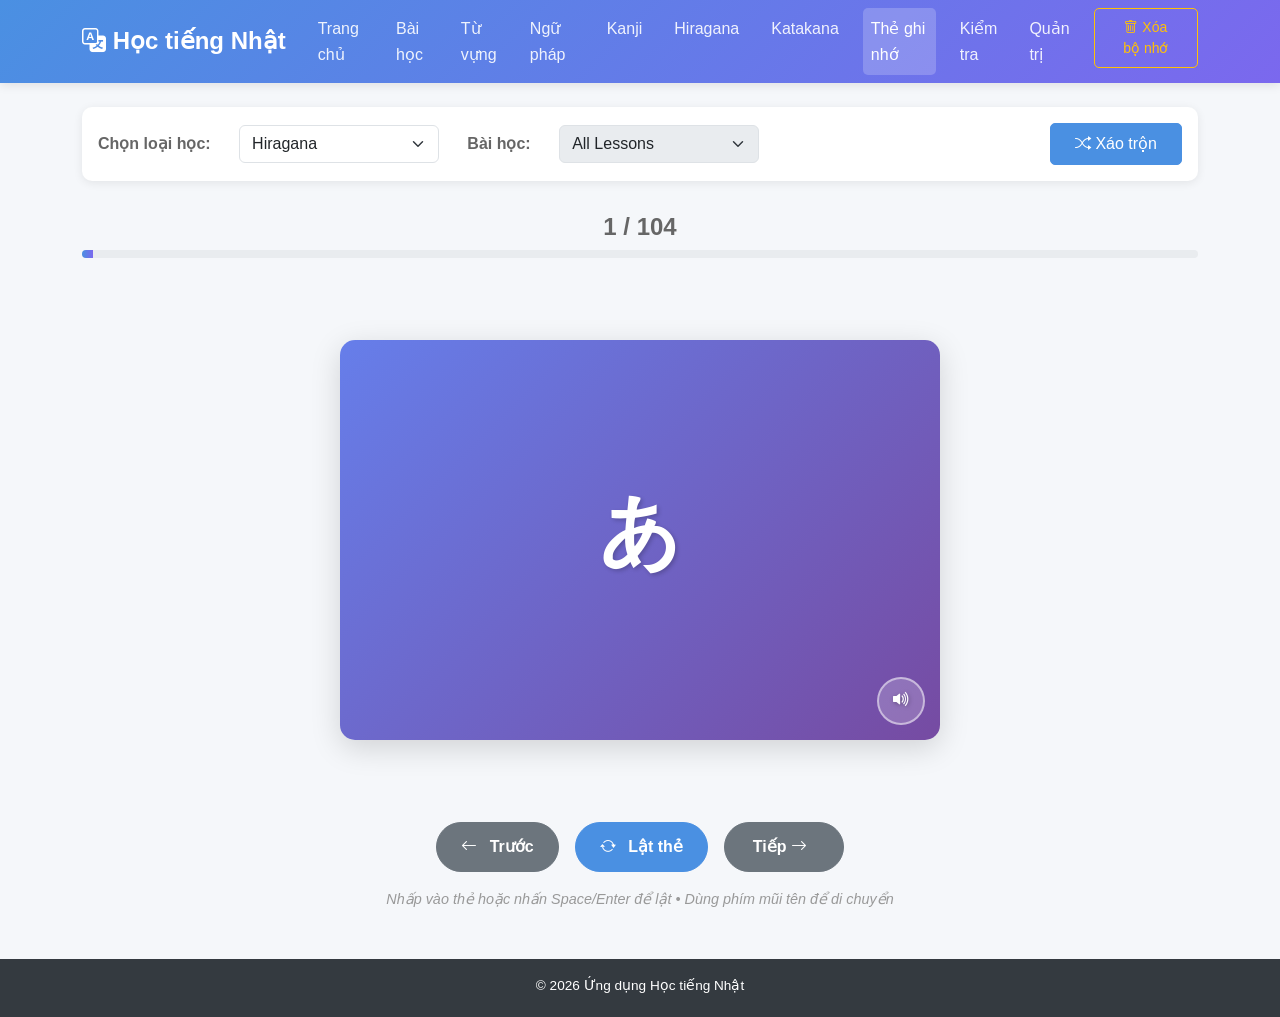
<file: pages/flashcards.html>
<!DOCTYPE html>
<html lang="en">
<head>
  <meta charset="UTF-8">
  <meta name="viewport" content="width=device-width, initial-scale=1.0">
  <title>Thẻ ghi nhớ - Ứng dụng Học tiếng Nhật</title>
  
  <!-- PWA Meta Tags -->
  <link rel="manifest" href="../manifest.json">
  <meta name="theme-color" content="#667eea">
  <meta name="mobile-web-app-capable" content="yes">
  <link rel="apple-touch-icon" href="../assets/images/icon-192.svg">
  
  <!-- Bootstrap 5 CSS -->
  <link href="https://cdn.jsdelivr.net/npm/bootstrap@5.3.0/dist/css/bootstrap.min.css" rel="stylesheet">
  <!-- Bootstrap Icons -->
  <link rel="stylesheet" href="https://cdn.jsdelivr.net/npm/bootstrap-icons@1.11.0/font/bootstrap-icons.css">
  <!-- Custom CSS -->
  <link rel="stylesheet" href="../assets/css/style.css">
  <link rel="stylesheet" href="../assets/css/flashcard.css">
</head>
<body>
  <!-- Navigation -->
  <nav class="navbar navbar-expand-lg navbar-dark">
    <div class="container">
      <a class="navbar-brand" href="../index.html">
        <i class="bi bi-translate"></i> Học tiếng Nhật
      </a>
      <button class="navbar-toggler" type="button" data-bs-toggle="collapse" data-bs-target="#navbarNav">
        <span class="navbar-toggler-icon"></span>
      </button>
      <div class="collapse navbar-collapse" id="navbarNav">
        <ul class="navbar-nav ms-auto">
          <li class="nav-item"><a class="nav-link" href="../index.html">Trang chủ</a></li>
          <li class="nav-item"><a class="nav-link" href="lessons.html">Bài học</a></li>
          <li class="nav-item"><a class="nav-link" href="vocab.html">Từ vựng</a></li>
          <li class="nav-item"><a class="nav-link" href="grammar.html">Ngữ pháp</a></li>
          <li class="nav-item"><a class="nav-link" href="kanji.html">Kanji</a></li>
          <li class="nav-item"><a class="nav-link" href="hiragana.html">Hiragana</a></li>
          <li class="nav-item"><a class="nav-link" href="katakana.html">Katakana</a></li>
          <li class="nav-item"><a class="nav-link" href="flashcards.html">Thẻ ghi nhớ</a></li>
          <li class="nav-item"><a class="nav-link" href="quiz.html">Kiểm tra</a></li>
          <li class="nav-item"><a class="nav-link" href="admin.html">Quản trị</a></li>
          <li class="nav-item">
            <button class="btn btn-sm btn-outline-warning ms-2" id="btnResetCache" title="Xóa tất cả dữ liệu đã lưu">
              <i class="bi bi-trash"></i> Xóa bộ nhớ
            </button>
          </li>
        </ul>
      </div>
    </div>
  </nav>

  <!-- Type Selector -->
  <div class="container mt-3 mt-md-4">
    <div class="flashcard-type-selector">
      <div class="row align-items-center">
        <div class="col-md-4 mb-2 mb-md-0">
          <label for="typeSelector" class="form-label mb-0">Chọn loại học:</label>
          <select id="typeSelector" class="form-select d-inline-block w-auto ms-2">
            <option value="hiragana">Hiragana</option>
            <option value="katakana">Katakana</option>
            <option value="vocab">Từ vựng</option>
            <option value="kanji">Kanji</option>
            <option value="grammar">Ngữ pháp</option>
          </select>
        </div>
        <div class="col-md-4 mb-2 mb-md-0">
          <label for="lessonFilter" class="form-label mb-0">Bài học:</label>
          <select id="lessonFilter" class="form-select d-inline-block w-auto ms-2">
            <option value="all">Tất cả bài</option>
          </select>
        </div>
        <div class="col-md-4 text-md-end">
          <button id="btnShuffle" class="btn btn-primary">
            <i class="bi bi-shuffle"></i> Xáo trộn
          </button>
        </div>
      </div>
    </div>
  </div>

  <!-- Progress -->
  <div class="container mt-2 mt-md-4">
    <div class="flashcard-progress">
      <h4 id="cardProgress">0 / 0</h4>
      <div class="progress">
        <div id="progressBar" class="progress-bar" role="progressbar" style="width: 0%"></div>
      </div>
    </div>
  </div>

  <!-- Flashcard -->
  <div class="container mt-2 mt-md-3">
    <div class="flashcard-container">
      <div class="flashcard">
        <div class="flashcard-inner">
          <div class="flashcard-front">
            <div class="flashcard-main">Đang tải...</div>
          </div>
          <div class="flashcard-back">
            <div class="flashcard-main">Đang tải...</div>
          </div>
        </div>
      </div>
    </div>
  </div>

  <!-- Controls -->
  <div class="container mt-2 mt-md-3">
    <div class="flashcard-controls">
      <button id="btnPrev" class="btn btn-secondary">
        <i class="bi bi-arrow-left"></i> <span class="d-none d-sm-inline">Trước</span><span class="d-inline d-sm-none">Trước</span>
      </button>
      <button id="btnFlip" class="btn btn-primary btn-lg">
        <i class="bi bi-arrow-repeat"></i> Lật thẻ
      </button>
      <button id="btnNext" class="btn btn-secondary">
        <span class="d-none d-sm-inline">Tiếp</span><span class="d-inline d-sm-none">Tiếp</span> <i class="bi bi-arrow-right"></i>
      </button>
    </div>
    <div class="flashcard-hint">
      <p class="d-none d-md-block">Nhấp vào thẻ hoặc nhấn Space/Enter để lật • Dùng phím mũi tên để di chuyển</p>
      <p class="d-md-none">Chạm vào thẻ để lật</p>
    </div>
  </div>

  <!-- Footer -->
  <footer class="footer mt-3 mt-md-5">
    <div class="container text-center">
      <p>&copy; 2026 Ứng dụng Học tiếng Nhật</p>
    </div>
  </footer>

  <!-- jQuery -->
  <script src="https://code.jquery.com/jquery-3.7.1.min.js"></script>
  <!-- Bootstrap 5 JS -->
  <script src="https://cdn.jsdelivr.net/npm/bootstrap@5.3.0/dist/js/bootstrap.bundle.min.js"></script>
  <!-- Custom JS -->
  <script src="../assets/js/storage.js"></script>
  <script src="../assets/js/data-service.js"></script>
  <script src="../assets/js/utils.js"></script>
  <script src="../assets/js/app.js"></script>
  <script src="../assets/js/text-to-speech.js"></script>
  <script src="../assets/js/flashcards.js"></script>
  <!-- PWA Install -->
  <script src="../assets/js/pwa-install.js"></script>
</body>
</html>
</file>
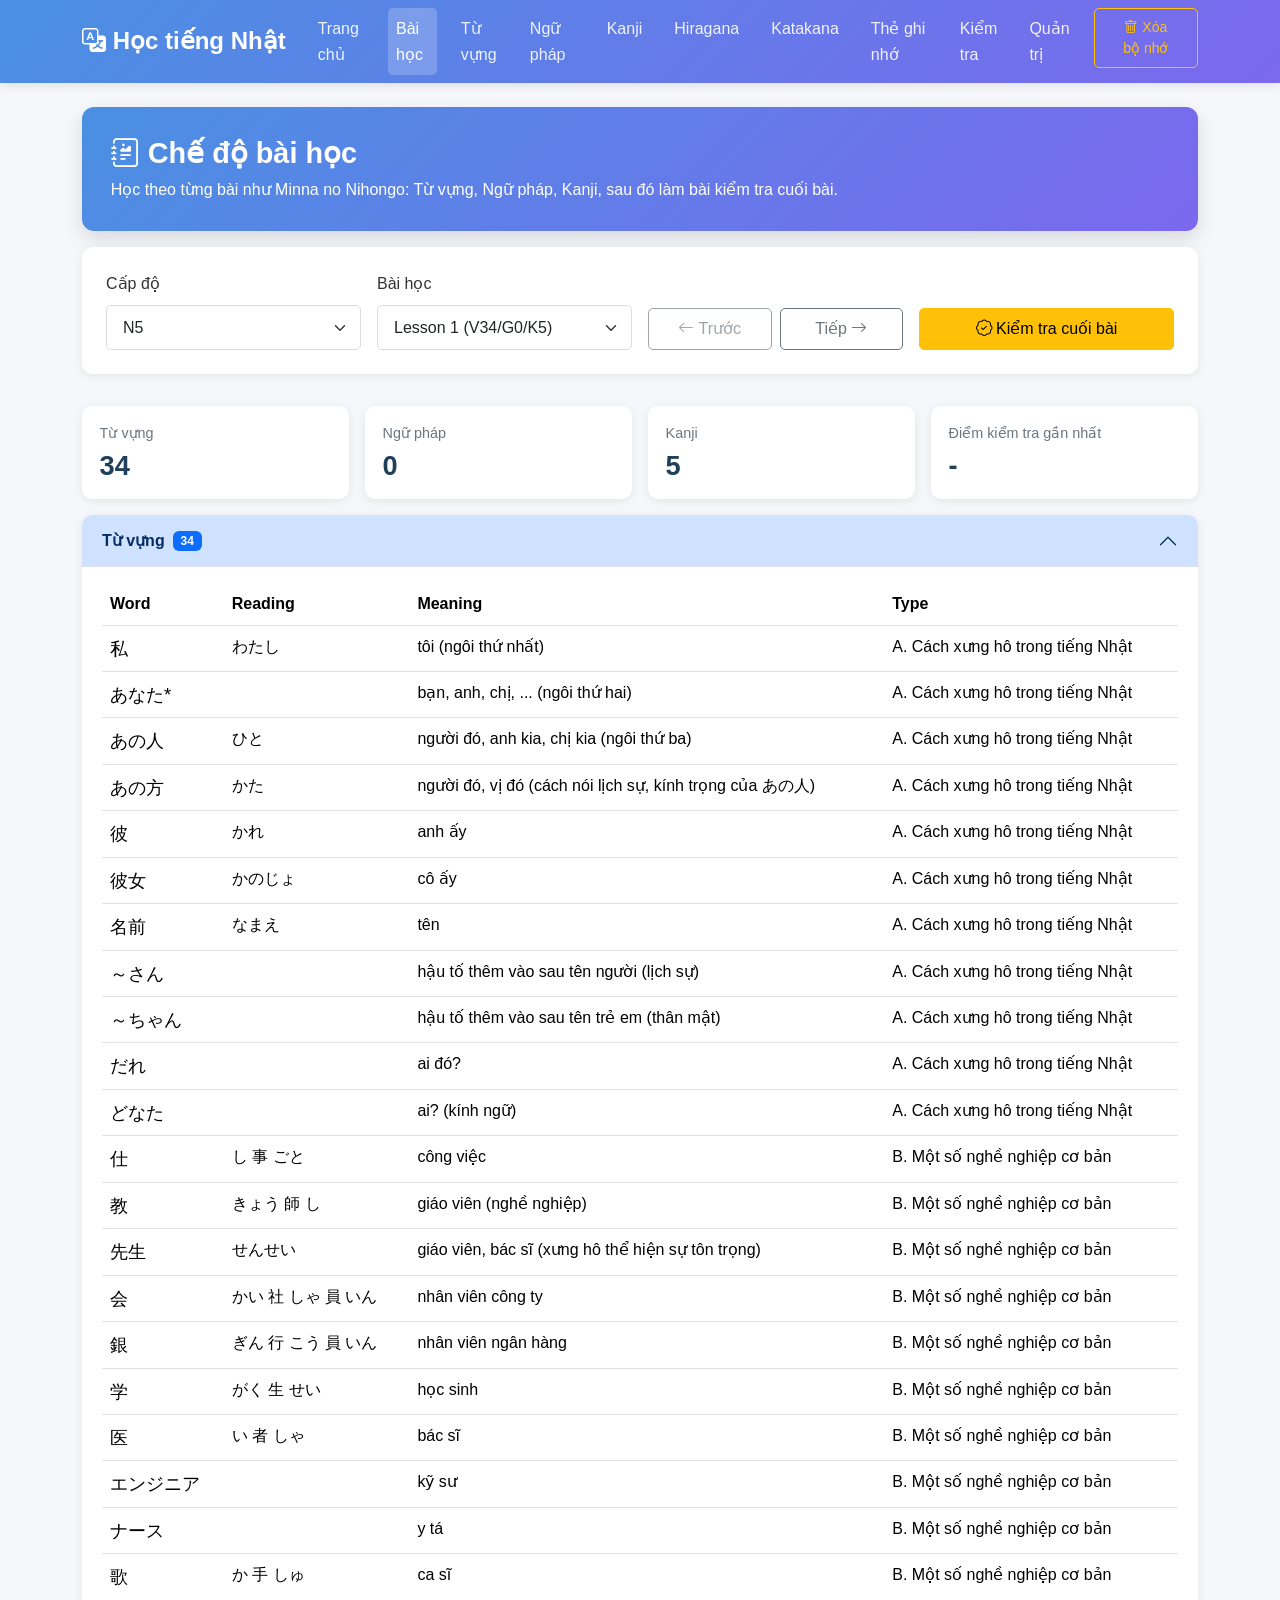
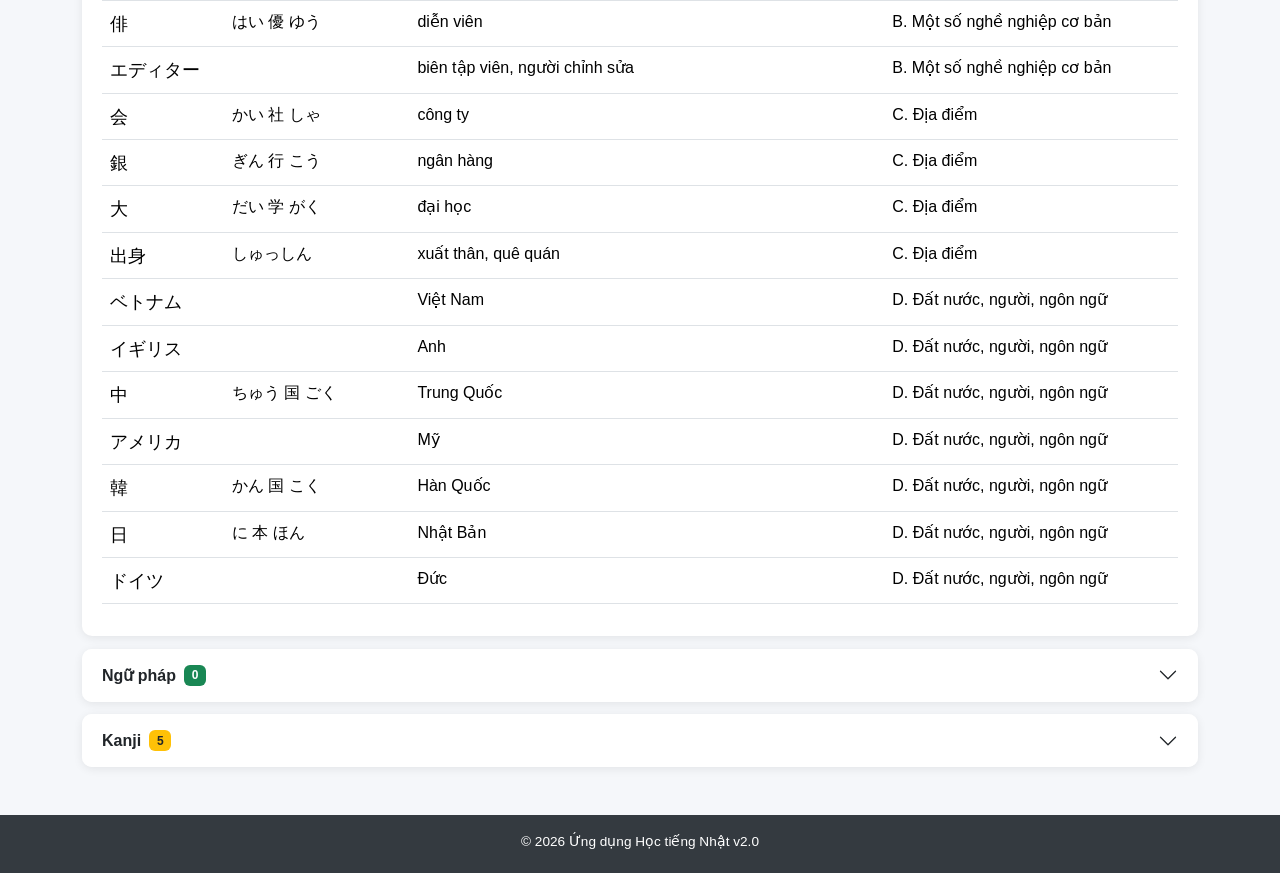
<file: pages/lessons.html>
<!DOCTYPE html>
<html lang="en">
<head>
  <meta charset="UTF-8">
  <meta name="viewport" content="width=device-width, initial-scale=1.0">
  <title>Bài học - Ứng dụng Học tiếng Nhật</title>

  <!-- PWA Meta Tags -->
  <link rel="manifest" href="../manifest.json">
  <meta name="theme-color" content="#667eea">
  <meta name="mobile-web-app-capable" content="yes">
  <link rel="apple-touch-icon" href="../assets/images/icon-192.svg">

  <!-- Bootstrap 5 CSS -->
  <link href="https://cdn.jsdelivr.net/npm/bootstrap@5.3.0/dist/css/bootstrap.min.css" rel="stylesheet">
  <!-- Bootstrap Icons -->
  <link rel="stylesheet" href="https://cdn.jsdelivr.net/npm/bootstrap-icons@1.11.0/font/bootstrap-icons.css">
  <!-- Custom CSS -->
  <link rel="stylesheet" href="../assets/css/style.css">
  <link rel="stylesheet" href="../assets/css/lessons.css">
</head>
<body>
  <!-- Navigation -->
  <nav class="navbar navbar-expand-lg navbar-dark">
    <div class="container">
      <a class="navbar-brand" href="../index.html">
        <i class="bi bi-translate"></i> Học tiếng Nhật
      </a>
      <button class="navbar-toggler" type="button" data-bs-toggle="collapse" data-bs-target="#navbarNav">
        <span class="navbar-toggler-icon"></span>
      </button>
      <div class="collapse navbar-collapse" id="navbarNav">
        <ul class="navbar-nav ms-auto">
          <li class="nav-item"><a class="nav-link" href="../index.html">Trang chủ</a></li>
          <li class="nav-item"><a class="nav-link" href="lessons.html">Bài học</a></li>
          <li class="nav-item"><a class="nav-link" href="vocab.html">Từ vựng</a></li>
          <li class="nav-item"><a class="nav-link" href="grammar.html">Ngữ pháp</a></li>
          <li class="nav-item"><a class="nav-link" href="kanji.html">Kanji</a></li>
          <li class="nav-item"><a class="nav-link" href="hiragana.html">Hiragana</a></li>
          <li class="nav-item"><a class="nav-link" href="katakana.html">Katakana</a></li>
          <li class="nav-item"><a class="nav-link" href="flashcards.html">Thẻ ghi nhớ</a></li>
          <li class="nav-item"><a class="nav-link" href="quiz.html">Kiểm tra</a></li>
          <li class="nav-item"><a class="nav-link" href="admin.html">Quản trị</a></li>
          <li class="nav-item">
            <button class="btn btn-sm btn-outline-warning ms-2" id="btnResetCache" title="Xóa tất cả dữ liệu đã lưu">
              <i class="bi bi-trash"></i> Xóa bộ nhớ
            </button>
          </li>
        </ul>
      </div>
    </div>
  </nav>

  <div class="container mt-4">
    <div class="lessons-hero">
      <h1><i class="bi bi-journal-richtext"></i> Chế độ bài học</h1>
      <p class="mb-0">Học theo từng bài như Minna no Nihongo: Từ vựng, Ngữ pháp, Kanji, sau đó làm bài kiểm tra cuối bài.</p>
    </div>
  </div>

  <div class="container mt-3">
    <div class="search-filters">
      <div class="row g-3 align-items-end">
        <div class="col-md-3">
          <label for="levelSelector" class="form-label">Cấp độ</label>
          <select id="levelSelector" class="form-select">
            <option value="N5">N5</option>
            <option value="N4">N4</option>
            <option value="N3">N3</option>
            <option value="N2">N2</option>
            <option value="N1">N1</option>
          </select>
        </div>
        <div class="col-md-3">
          <label for="lessonSelector" class="form-label">Bài học</label>
          <select id="lessonSelector" class="form-select">
            <option value="">Đang tải bài học...</option>
          </select>
        </div>
        <div class="col-md-3">
          <div class="d-flex gap-2">
            <button class="btn btn-outline-secondary w-100" id="btnPrevLesson">
              <i class="bi bi-arrow-left"></i> Trước
            </button>
            <button class="btn btn-outline-secondary w-100" id="btnNextLesson">
              Tiếp <i class="bi bi-arrow-right"></i>
            </button>
          </div>
        </div>
        <div class="col-md-3 text-md-end">
          <a id="btnStartLessonQuiz" href="quiz.html?type=lesson" class="btn btn-warning w-100">
            <i class="bi bi-patch-check"></i> Kiểm tra cuối bài
          </a>
        </div>
      </div>
    </div>
  </div>

  <div class="container mt-3">
    <div class="row g-3" id="lessonSummary">
      <div class="col-md-3">
        <div class="lesson-stat">
          <div class="label">Từ vựng</div>
          <div class="value" id="statLessonVocab">0</div>
        </div>
      </div>
      <div class="col-md-3">
        <div class="lesson-stat">
          <div class="label">Ngữ pháp</div>
          <div class="value" id="statLessonGrammar">0</div>
        </div>
      </div>
      <div class="col-md-3">
        <div class="lesson-stat">
          <div class="label">Kanji</div>
          <div class="value" id="statLessonKanji">0</div>
        </div>
      </div>
      <div class="col-md-3">
        <div class="lesson-stat">
          <div class="label">Điểm kiểm tra gần nhất</div>
          <div class="value" id="statLessonQuiz">-</div>
        </div>
      </div>
    </div>
  </div>

  <div class="container mt-3 mb-5">
    <div class="accordion lesson-accordion" id="lessonAccordion">
      <div class="accordion-item">
        <h2 class="accordion-header">
          <button class="accordion-button" type="button" data-bs-toggle="collapse" data-bs-target="#lessonVocabSection">
            Từ vựng <span class="badge bg-primary ms-2" id="badgeVocabCount">0</span>
          </button>
        </h2>
        <div id="lessonVocabSection" class="accordion-collapse collapse show" data-bs-parent="#lessonAccordion">
          <div class="accordion-body">
            <div id="lessonVocabContainer"></div>
          </div>
        </div>
      </div>

      <div class="accordion-item">
        <h2 class="accordion-header">
          <button class="accordion-button collapsed" type="button" data-bs-toggle="collapse" data-bs-target="#lessonGrammarSection">
            Ngữ pháp <span class="badge bg-success ms-2" id="badgeGrammarCount">0</span>
          </button>
        </h2>
        <div id="lessonGrammarSection" class="accordion-collapse collapse" data-bs-parent="#lessonAccordion">
          <div class="accordion-body">
            <div id="lessonGrammarContainer"></div>
          </div>
        </div>
      </div>

      <div class="accordion-item">
        <h2 class="accordion-header">
          <button class="accordion-button collapsed" type="button" data-bs-toggle="collapse" data-bs-target="#lessonKanjiSection">
            Kanji <span class="badge bg-warning text-dark ms-2" id="badgeKanjiCount">0</span>
          </button>
        </h2>
        <div id="lessonKanjiSection" class="accordion-collapse collapse" data-bs-parent="#lessonAccordion">
          <div class="accordion-body">
            <div id="lessonKanjiContainer"></div>
          </div>
        </div>
      </div>
    </div>
  </div>

  <!-- Footer -->
  <footer class="footer">
    <div class="container text-center">
      <p>&copy; 2026 Ứng dụng Học tiếng Nhật v2.0</p>
    </div>
  </footer>

  <!-- jQuery -->
  <script src="https://code.jquery.com/jquery-3.7.1.min.js"></script>
  <!-- Bootstrap 5 JS -->
  <script src="https://cdn.jsdelivr.net/npm/bootstrap@5.3.0/dist/js/bootstrap.bundle.min.js"></script>
  <!-- Custom JS -->
  <script src="../assets/js/storage.js"></script>
  <script src="../assets/js/utils.js"></script>
  <script src="../assets/js/data-service.js"></script>
  <script src="../assets/js/app.js"></script>
  <script src="../assets/js/lessons.js"></script>
  <!-- PWA Install -->
  <script src="../assets/js/pwa-install.js"></script>
</body>
</html>
</file>
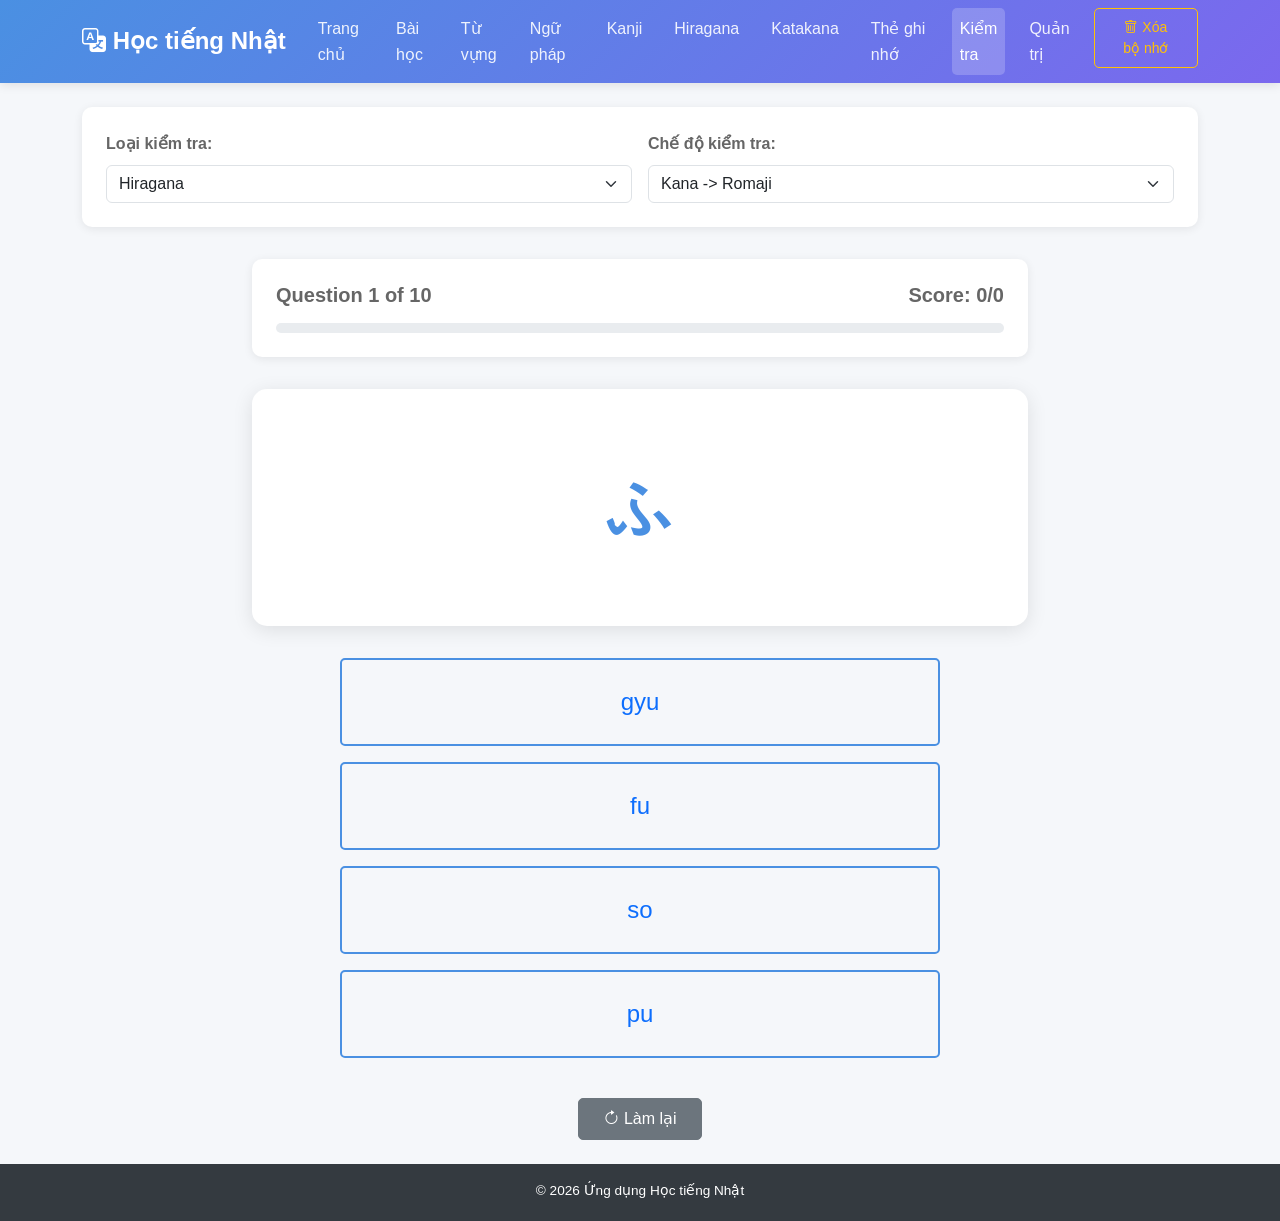
<file: pages/quiz.html>
<!DOCTYPE html>
<html lang="en">
<head>
  <meta charset="UTF-8">
  <meta name="viewport" content="width=device-width, initial-scale=1.0">
  <title>Kiểm tra - Ứng dụng Học tiếng Nhật</title>
  
  <!-- PWA Meta Tags -->
  <link rel="manifest" href="../manifest.json">
  <meta name="theme-color" content="#667eea">
  <meta name="mobile-web-app-capable" content="yes">
  <link rel="apple-touch-icon" href="../assets/images/icon-192.svg">
  
  <!-- Bootstrap 5 CSS -->
  <link href="https://cdn.jsdelivr.net/npm/bootstrap@5.3.0/dist/css/bootstrap.min.css" rel="stylesheet">
  <!-- Bootstrap Icons -->
  <link rel="stylesheet" href="https://cdn.jsdelivr.net/npm/bootstrap-icons@1.11.0/font/bootstrap-icons.css">
  <!-- Custom CSS -->
  <link rel="stylesheet" href="../assets/css/style.css">
  <link rel="stylesheet" href="../assets/css/quiz.css">
</head>
<body>
  <!-- Navigation -->
  <nav class="navbar navbar-expand-lg navbar-dark">
    <div class="container">
      <a class="navbar-brand" href="../index.html">
        <i class="bi bi-translate"></i> Học tiếng Nhật
      </a>
      <button class="navbar-toggler" type="button" data-bs-toggle="collapse" data-bs-target="#navbarNav">
        <span class="navbar-toggler-icon"></span>
      </button>
      <div class="collapse navbar-collapse" id="navbarNav">
        <ul class="navbar-nav ms-auto">
          <li class="nav-item"><a class="nav-link" href="../index.html">Trang chủ</a></li>
          <li class="nav-item"><a class="nav-link" href="lessons.html">Bài học</a></li>
          <li class="nav-item"><a class="nav-link" href="vocab.html">Từ vựng</a></li>
          <li class="nav-item"><a class="nav-link" href="grammar.html">Ngữ pháp</a></li>
          <li class="nav-item"><a class="nav-link" href="kanji.html">Kanji</a></li>
          <li class="nav-item"><a class="nav-link" href="hiragana.html">Hiragana</a></li>
          <li class="nav-item"><a class="nav-link" href="katakana.html">Katakana</a></li>
          <li class="nav-item"><a class="nav-link" href="flashcards.html">Thẻ ghi nhớ</a></li>
          <li class="nav-item"><a class="nav-link" href="quiz.html">Kiểm tra</a></li>
          <li class="nav-item"><a class="nav-link" href="admin.html">Quản trị</a></li>
          <li class="nav-item">
            <button class="btn btn-sm btn-outline-warning ms-2" id="btnResetCache" title="Xóa tất cả dữ liệu đã lưu">
              <i class="bi bi-trash"></i> Xóa bộ nhớ
            </button>
          </li>
        </ul>
      </div>
    </div>
  </nav>

  <!-- Quiz Selectors -->
  <div class="container mt-4">
    <div class="quiz-selectors">
      <div class="row g-3">
        <div class="col-md-6">
          <label for="typeSelector" class="form-label">Loại kiểm tra:</label>
          <select id="typeSelector" class="form-select">
            <option value="hiragana">Hiragana</option>
            <option value="katakana">Katakana</option>
            <option value="vocab">Từ vựng</option>
            <option value="kanji">Kanji</option>
            <option value="grammar">Ngữ pháp</option>
            <option value="lesson">Kiểm tra cuối bài</option>
          </select>
        </div>
        <div class="col-md-6">
          <label for="modeSelector" class="form-label">Chế độ kiểm tra:</label>
          <select id="modeSelector" class="form-select">
            <!-- Options will be populated dynamically -->
          </select>
        </div>
      </div>
    </div>
  </div>

  <div class="container mt-2" id="quizContextBanner" style="display: none;">
    <div class="alert alert-info mb-0">
      <i class="bi bi-info-circle"></i>
      <strong id="quizContextText"></strong>
    </div>
  </div>

  <!-- Quiz Container -->
  <div class="container mt-4 quiz-container" id="quizContainer">
    <!-- Quiz Header -->
    <div class="quiz-header">
      <div class="d-flex justify-content-between align-items-center">
        <h5 id="questionNumber">Câu hỏi 1 / 10</h5>
        <h5 id="currentScore">Điểm: 0/0</h5>
      </div>
      <div class="quiz-progress">
        <div id="quizProgressAnswered" class="progress-bar bg-secondary" role="progressbar" style="width: 0%"></div>
        <div id="quizProgressCorrect" class="progress-bar bg-success" role="progressbar" style="width: 0%"></div>
      </div>
    </div>

    <!-- Question Card -->
    <div class="question-card">
      <div id="questionText">
        <p class="text-center text-muted">Đang tải...</p>
      </div>
    </div>

    <!-- Options -->
    <div class="quiz-options" id="optionsContainer">
      <!-- Options will be dynamically loaded here -->
    </div>

    <!-- Restart Button -->
    <div class="text-center mt-4">
      <button id="btnRestart" class="btn btn-secondary">
        <i class="bi bi-arrow-clockwise"></i> Làm lại
      </button>
    </div>
  </div>

  <!-- Quiz Summary (Hidden by default) -->
  <div class="container mt-4 quiz-container" id="summaryContainer" style="display: none;">
    <div class="quiz-summary">
      <!-- Score Display -->
      <div class="score-display">
        <h2>Hoàn thành kiểm tra!</h2>
        <div class="display-1" id="finalScore">0 / 0</div>
        <div class="score-percentage" id="scorePercentage">0%</div>
      </div>

      <!-- Performance Message -->
      <div class="performance-message" id="performanceMessage">
        <!-- Will be populated dynamically -->
      </div>

      <!-- Progress Bar -->
      <div class="summary-progress-container">
        <div class="progress">
          <div id="summaryProgress" class="progress-bar" role="progressbar" style="width: 0%"></div>
        </div>
      </div>

      <!-- Detailed Results -->
      <div class="detailed-results">
        <h4>Kết quả chi tiết</h4>
        <div id="detailedResults">
          <!-- Will be populated dynamically -->
        </div>
      </div>

      <!-- Controls -->
      <div class="quiz-controls">
        <button id="btnRestartSummary" class="btn btn-primary">
          <i class="bi bi-arrow-clockwise"></i> Làm lại
        </button>
        <button id="btnHome" class="btn btn-secondary">
          <i class="bi bi-house"></i> Về trang chủ
        </button>
      </div>
    </div>
  </div>

  <!-- Footer -->
  <footer class="footer">
    <div class="container text-center">
      <p>&copy; 2026 Ứng dụng Học tiếng Nhật</p>
    </div>
  </footer>

  <!-- jQuery -->
  <script src="https://code.jquery.com/jquery-3.7.1.min.js"></script>
  <!-- Bootstrap 5 JS -->
  <script src="https://cdn.jsdelivr.net/npm/bootstrap@5.3.0/dist/js/bootstrap.bundle.min.js"></script>
  <!-- Custom JS -->
  <script src="../assets/js/storage.js"></script>
  <script src="../assets/js/data-service.js"></script>
  <script src="../assets/js/utils.js"></script>
  <script src="../assets/js/app.js"></script>
  <script src="../assets/js/quiz.js"></script>
  <!-- PWA Install -->
  <script src="../assets/js/pwa-install.js"></script>
</body>
</html>
</file>
<file: assets/css/style.css>
/**
 * Main Styles
 * Global styles and common components
 */

:root {
  --primary-color: #4a90e2;
  --secondary-color: #7b68ee;
  --success-color: #28a745;
  --danger-color: #dc3545;
  --warning-color: #ffc107;
  --info-color: #17a2b8;
  --light-color: #f8f9fa;
  --dark-color: #343a40;
  
  --japanese-font: 'Noto Sans JP', 'Hiragino Sans', 'Yu Gothic', sans-serif;
}

* {
  margin: 0;
  padding: 0;
  box-sizing: border-box;
}

body {
  font-family: 'Segoe UI', Tahoma, Geneva, Verdana, sans-serif;
  background-color: #f5f7fa;
  color: #333;
  line-height: 1.6;
}

/* Typography */
h1, h2, h3, h4, h5, h6 {
  font-weight: 600;
  margin-bottom: 1rem;
}

/* Japanese text styling */
.japanese-text {
  font-family: var(--japanese-font);
}

.kana-char {
  font-family: var(--japanese-font);
  font-size: 3rem;
  font-weight: 500;
  color: var(--primary-color);
}

.kanji-char {
  font-family: var(--japanese-font);
  font-size: 2rem;
  font-weight: 500;
  color: var(--dark-color);
}

.kanji-char-large {
  font-family: var(--japanese-font);
  font-size: 4rem;
  font-weight: 600;
  color: var(--primary-color);
  line-height: 1;
}

.romaji {
  font-size: 1.2rem;
  color: var(--secondary-color);
  font-weight: 500;
}

.reading {
  font-family: var(--japanese-font);
  font-size: 1.1rem;
  color: #666;
}

/* Navigation */
.navbar {
  background: linear-gradient(135deg, var(--primary-color), var(--secondary-color));
  box-shadow: 0 2px 10px rgba(0,0,0,0.1);
}

.navbar-brand {
  font-weight: 700;
  font-size: 1.5rem;
  color: white !important;
}

.navbar-nav .nav-link {
  color: rgba(255,255,255,0.9) !important;
  font-weight: 500;
  transition: all 0.3s ease;
  margin: 0 0.5rem;
}

.navbar-nav .nav-link:hover,
.navbar-nav .nav-link.active {
  color: white !important;
  background-color: rgba(255,255,255,0.2);
  border-radius: 5px;
}

/* Hero Section */
.hero-section {
  background: linear-gradient(135deg, var(--primary-color), var(--secondary-color));
  color: white;
  padding: 3rem 0;
  margin-bottom: 2rem;
  border-radius: 10px;
  box-shadow: 0 4px 15px rgba(0,0,0,0.1);
}

.hero-section h1 {
  font-size: 2.5rem;
  font-weight: 700;
  margin-bottom: 1rem;
}

.hero-section p {
  font-size: 1.2rem;
  opacity: 0.9;
}

/* Stat Cards */
.stat-card {
  background: white;
  border-radius: 10px;
  padding: 1.5rem;
  text-align: center;
  box-shadow: 0 2px 10px rgba(0,0,0,0.08);
  transition: transform 0.3s ease, box-shadow 0.3s ease;
  border: none;
  height: 100%;
}

.stat-card:hover {
  transform: translateY(-5px);
  box-shadow: 0 5px 20px rgba(0,0,0,0.15);
}

.stat-card .stat-icon {
  font-size: 3rem;
  margin-bottom: 1rem;
}

.stat-card .stat-number {
  font-size: 2.5rem;
  font-weight: 700;
  color: var(--primary-color);
  margin-bottom: 0.5rem;
}

.stat-card .stat-label {
  font-size: 1rem;
  color: #666;
  text-transform: uppercase;
  letter-spacing: 1px;
}

/* Quick Links */
.quick-links .card {
  border: none;
  border-radius: 10px;
  box-shadow: 0 2px 10px rgba(0,0,0,0.08);
  transition: transform 0.3s ease, box-shadow 0.3s ease;
  overflow: hidden;
}

.quick-links .card:hover {
  transform: translateY(-5px);
  box-shadow: 0 5px 20px rgba(0,0,0,0.15);
}

.quick-links .card-body {
  padding: 2rem;
}

.quick-links .card-title {
  font-size: 1.5rem;
  font-weight: 600;
  margin-bottom: 1rem;
}

.quick-links .btn {
  border-radius: 25px;
  padding: 0.5rem 2rem;
  font-weight: 600;
  text-transform: uppercase;
  letter-spacing: 0.5px;
}

/* Buttons */
.btn {
  border-radius: 5px;
  padding: 0.5rem 1.5rem;
  font-weight: 500;
  transition: all 0.3s ease;
}

.btn-primary {
  background: var(--primary-color);
  border-color: var(--primary-color);
}

.btn-primary:hover {
  background: darken(var(--primary-color), 10%);
  border-color: darken(var(--primary-color), 10%);
  transform: translateY(-2px);
  box-shadow: 0 4px 10px rgba(0,0,0,0.2);
}

/* Search and Filters */
.search-filters {
  background: white;
  padding: 1.5rem;
  border-radius: 10px;
  box-shadow: 0 2px 10px rgba(0,0,0,0.08);
  margin-bottom: 2rem;
}

.search-filters .form-control,
.search-filters .form-select {
  border-radius: 5px;
  border: 1px solid #ddd;
  padding: 0.6rem 1rem;
}

.search-filters .form-control:focus,
.search-filters .form-select:focus {
  border-color: var(--primary-color);
  box-shadow: 0 0 0 0.2rem rgba(74, 144, 226, 0.25);
}

/* Result Count */
.result-count {
  font-size: 0.9rem;
  color: #666;
  margin-bottom: 1rem;
}

/* Footer */
.footer {
  background-color: var(--dark-color);
  color: white;
  padding: 2rem 0;
  margin-top: 4rem;
}

.footer a {
  color: var(--primary-color);
  text-decoration: none;
}

.footer a:hover {
  text-decoration: underline;
}

/* Toast Notifications */
.toast-notification {
  padding: 1rem 1.5rem;
  border-radius: 5px;
  font-weight: 500;
  animation: slideDown 0.3s ease;
}

@keyframes slideDown {
  from {
    transform: translateX(-50%) translateY(-100%);
    opacity: 0;
  }
  to {
    transform: translateX(-50%) translateY(0);
    opacity: 1;
  }
}

/* Loading Spinner */
.spinner {
  border: 3px solid #f3f3f3;
  border-top: 3px solid var(--primary-color);
  border-radius: 50%;
  width: 40px;
  height: 40px;
  animation: spin 1s linear infinite;
  margin: 2rem auto;
}

@keyframes spin {
  0% { transform: rotate(0deg); }
  100% { transform: rotate(360deg); }
}

/* Utility Classes */
.text-gradient {
  background: linear-gradient(135deg, var(--primary-color), var(--secondary-color));
  -webkit-background-clip: text;
  -webkit-text-fill-color: transparent;
  background-clip: text;
}

.shadow-custom {
  box-shadow: 0 4px 15px rgba(0,0,0,0.1);
}

/* Responsive Design */
@media (max-width: 768px) {
  body {
    font-size: 0.95rem;
  }
  
  .container {
    padding-left: 1rem;
    padding-right: 1rem;
  }
  
  .navbar-brand {
    font-size: 1.2rem;
  }
  
  .navbar-nav .nav-link {
    padding: 0.5rem 0.75rem;
    margin: 0.2rem 0;
  }
  
  .hero-section {
    padding: 2rem 0;
    margin-bottom: 1.5rem;
  }
  
  .hero-section h1 {
    font-size: 1.75rem;
  }
  
  .hero-section p {
    font-size: 1rem;
  }
  
  .kana-char {
    font-size: 2.5rem;
  }
  
  .kanji-char-large {
    font-size: 3rem;
  }
  
  .stat-card {
    padding: 1rem;
    margin-bottom: 1rem;
  }
  
  .stat-card .stat-icon {
    font-size: 2rem;
  }
  
  .stat-card .stat-number {
    font-size: 2rem;
  }
  
  .stat-card .stat-label {
    font-size: 0.85rem;
  }
  
  .quick-links .card-body {
    padding: 1.5rem;
  }
  
  .quick-links .card-title {
    font-size: 1.25rem;
  }
  
  h1 {
    font-size: 1.75rem;
  }
  
  h2 {
    font-size: 1.5rem;
  }
  
  h3 {
    font-size: 1.25rem;
  }
  
  h4 {
    font-size: 1.1rem;
  }
  
  .mb-4 {
    margin-bottom: 1.5rem !important;
  }
  
  .mb-3 {
    margin-bottom: 1rem !important;
  }
  
  .py-5 {
    padding-top: 2rem !important;
    padding-bottom: 2rem !important;
  }
  
  .py-4 {
    padding-top: 1.5rem !important;
    padding-bottom: 1.5rem !important;
  }
  
  .footer {
    padding: 1.5rem 0;
    margin-top: 2rem;
  }
  
  .footer p {
    font-size: 0.9rem;
    margin-bottom: 0.5rem;
  }
}

@media (max-width: 576px) {
  body {
    font-size: 0.9rem;
  }
  
  .hero-section {
    padding: 1.5rem 0;
    margin-bottom: 1rem;
  }
  
  .hero-section h1 {
    font-size: 1.5rem;
  }
  
  .hero-section p {
    font-size: 0.95rem;
  }
  
  .stat-card {
    padding: 0.75rem;
  }
  
  .stat-card .stat-icon {
    font-size: 1.75rem;
    margin-bottom: 0.5rem;
  }
  
  .stat-card .stat-number {
    font-size: 1.75rem;
  }
  
  .stat-card .stat-label {
    font-size: 0.8rem;
  }
  
  .quick-links .card-body {
    padding: 1rem;
  }
  
  .quick-links .card-title {
    font-size: 1.1rem;
  }
  
  .quick-links .btn {
    padding: 0.4rem 1.5rem;
    font-size: 0.9rem;
  }
}

/* Text-to-Speech Button Styles */
.btn-speak {
  border-radius: 50%;
  width: 32px;
  height: 32px;
  padding: 0;
  display: inline-flex;
  align-items: center;
  justify-content: center;
  transition: all 0.3s ease;
  flex-shrink: 0;
}

.btn-speak:hover {
  transform: scale(1.1);
  box-shadow: 0 2px 8px rgba(0,0,0,0.15);
}

.btn-speak:active {
  transform: scale(0.95);
}

.btn-speak i {
  font-size: 0.9rem;
}

/* Flashcard Speak Button */
.flashcard-speak-btn {
  position: absolute;
  bottom: 15px;
  right: 15px;
  width: 48px;
  height: 48px;
  border-radius: 50%;
  background: rgba(255, 255, 255, 0.2);
  border: 2px solid rgba(255, 255, 255, 0.5);
  color: white;
  display: flex;
  align-items: center;
  justify-content: center;
  cursor: pointer;
  transition: all 0.3s ease;
  font-size: 1.2rem;
  backdrop-filter: blur(10px);
  z-index: 10;
}

.flashcard-speak-btn:hover {
  background: rgba(255, 255, 255, 0.3);
  border-color: rgba(255, 255, 255, 0.8);
  transform: scale(1.1);
  box-shadow: 0 4px 12px rgba(0,0,0,0.2);
}

.flashcard-speak-btn:active {
  transform: scale(0.95);
}

.flashcard-speak-btn i {
  filter: drop-shadow(1px 1px 2px rgba(0,0,0,0.3));
}

@media (max-width: 768px) {
  .btn-speak {
    width: 28px;
    height: 28px;
  }
  
  .btn-speak i {
    font-size: 0.8rem;
  }
  
  .flashcard-speak-btn {
    width: 40px;
    height: 40px;
    font-size: 1rem;
    bottom: 10px;
    right: 10px;
  }
}

  h1 {
    font-size: 1.5rem;
  }
  
  h2 {
    font-size: 1.3rem;
  }
  
  h3 {
    font-size: 1.15rem;
  }
  
  .mb-4 {
    margin-bottom: 1rem !important;
  }
  
  .py-5 {
    padding-top: 1.5rem !important;
    padding-bottom: 1.5rem !important;
  }
  
  .footer {
    padding: 1rem 0;
    margin-top: 1.5rem;
  }
  
  .footer p {
    font-size: 0.85rem;
    margin-bottom: 0.25rem;
  }
}

/* Animations */
.fade-in {
  animation: fadeIn 0.5s ease-in;
}

@keyframes fadeIn {
  from {
    opacity: 0;
    transform: translateY(20px);
  }
  to {
    opacity: 1;
    transform: translateY(0);
  }
}
</file>
<file: assets/css/admin.css>
/**
 * Admin Panel Styles
 * Styles for data management interface
 */

/* Admin Container */
.admin-container {
  background: white;
  border-radius: 10px;
  box-shadow: 0 2px 15px rgba(0,0,0,0.1);
  padding: 2rem;
  margin-bottom: 2rem;
}

/* Admin Header */
.admin-header {
  border-bottom: 2px solid #e9ecef;
  padding-bottom: 1.5rem;
  margin-bottom: 2rem;
}

.admin-header h2 {
  color: var(--primary-color);
  font-weight: 700;
  margin-bottom: 0.5rem;
}

.admin-header p {
  color: #666;
  margin-bottom: 0;
}

/* Tabs */
.nav-tabs {
  border-bottom: 2px solid #e9ecef;
  margin-bottom: 2rem;
}

.nav-tabs .nav-link {
  border: none;
  color: #666;
  font-weight: 600;
  padding: 1rem 1.5rem;
  transition: all 0.3s ease;
  border-radius: 0;
  border-bottom: 3px solid transparent;
}

.nav-tabs .nav-link:hover {
  color: var(--primary-color);
  border-bottom-color: rgba(74, 144, 226, 0.3);
}

.nav-tabs .nav-link.active {
  color: var(--primary-color);
  background-color: transparent;
  border-bottom-color: var(--primary-color);
}

/* Toolbar */
.admin-toolbar {
  background: #f8f9fa;
  padding: 1rem;
  border-radius: 8px;
  margin-bottom: 2rem;
  display: flex;
  justify-content: space-between;
  align-items: center;
  flex-wrap: wrap;
  gap: 1rem;
}

.admin-toolbar .btn-group {
  gap: 0.5rem;
}

.admin-toolbar .btn {
  font-weight: 600;
  padding: 0.5rem 1.5rem;
  border-radius: 5px;
}

.admin-toolbar .btn i {
  margin-right: 0.5rem;
}

/* Data Table */
.admin-table-container {
  overflow-x: auto;
  margin-bottom: 2rem;
}

.admin-table {
  width: 100%;
  border-collapse: collapse;
  background: white;
}

.admin-table thead {
  background: linear-gradient(135deg, var(--primary-color), var(--secondary-color));
  color: white;
}

.admin-table thead th {
  padding: 1rem;
  text-align: left;
  font-weight: 600;
  white-space: nowrap;
  border: none;
}

.admin-table tbody tr {
  border-bottom: 1px solid #e9ecef;
  transition: background-color 0.2s ease;
}

.admin-table tbody tr:hover {
  background-color: #f8f9fa;
}

.admin-table tbody td {
  padding: 1rem;
  vertical-align: middle;
  max-width: 200px;
  overflow: hidden;
  text-overflow: ellipsis;
  white-space: nowrap;
}

.admin-table tbody td:first-child {
  font-weight: 600;
  color: #666;
}

/* Japanese Text in Table */
.admin-table .japanese-text {
  font-family: var(--japanese-font);
  font-size: 1.2rem;
  font-weight: 500;
}

/* Action Buttons */
.admin-table .btn-sm {
  padding: 0.25rem 0.75rem;
  font-size: 0.875rem;
  border-radius: 4px;
  font-weight: 500;
}

.admin-table .btn-primary {
  background-color: var(--primary-color);
  border-color: var(--primary-color);
}

.admin-table .btn-danger {
  background-color: var(--danger-color);
  border-color: var(--danger-color);
}

/* Modal */
.modal-content {
  border: none;
  border-radius: 10px;
  box-shadow: 0 5px 30px rgba(0,0,0,0.3);
}

.modal-header {
  background: linear-gradient(135deg, var(--primary-color), var(--secondary-color));
  color: white;
  border-radius: 10px 10px 0 0;
  border: none;
  padding: 1.5rem;
}

.modal-header .modal-title {
  font-weight: 700;
  font-size: 1.5rem;
}

.modal-header .btn-close {
  filter: brightness(0) invert(1);
}

.modal-body {
  padding: 2rem;
  max-height: 70vh;
  overflow-y: auto;
}

.modal-footer {
  border-top: 1px solid #e9ecef;
  padding: 1rem 2rem;
}

/* Form in Modal */
.modal-body .form-label {
  font-weight: 600;
  color: #333;
  margin-bottom: 0.5rem;
}

.modal-body .form-control,
.modal-body .form-select {
  border: 1px solid #ddd;
  border-radius: 5px;
  padding: 0.6rem 1rem;
  transition: border-color 0.3s ease;
}

.modal-body .form-control:focus,
.modal-body .form-select:focus {
  border-color: var(--primary-color);
  box-shadow: 0 0 0 0.2rem rgba(74, 144, 226, 0.25);
}

/* Item Count */
.item-count {
  font-size: 0.9rem;
  color: #666;
  font-weight: 600;
}

/* Empty State */
.admin-empty-state {
  text-align: center;
  padding: 4rem 2rem;
  color: #999;
}

.admin-empty-state i {
  font-size: 4rem;
  margin-bottom: 1rem;
  opacity: 0.5;
}

.admin-empty-state h4 {
  color: #666;
  margin-bottom: 1rem;
}

/* Import File Input (Hidden) */
#importFile {
  display: none;
}

/* Alert Messages */
.admin-alert {
  border-radius: 8px;
  padding: 1rem 1.5rem;
  margin-bottom: 1.5rem;
  border: none;
  box-shadow: 0 2px 8px rgba(0,0,0,0.1);
}

.admin-alert.alert-info {
  background-color: #d1ecf1;
  color: #0c5460;
}

.admin-alert.alert-warning {
  background-color: #fff3cd;
  color: #856404;
}

.admin-alert.alert-danger {
  background-color: #f8d7da;
  color: #721c24;
}

/* Badges in Admin */
.admin-badge {
  padding: 0.4rem 0.8rem;
  border-radius: 5px;
  font-weight: 600;
  font-size: 0.85rem;
}

/* Responsive Design */
@media (max-width: 768px) {
  .admin-container {
    padding: 1.5rem 1rem;
  }
  
  .admin-header {
    margin-bottom: 1.5rem;
  }
  
  .admin-header h2 {
    font-size: 1.5rem;
  }
  
  .admin-toolbar {
    flex-direction: column;
    align-items: stretch;
    gap: 0.75rem;
  }
  
  .admin-toolbar .btn-group {
    width: 100%;
    display: flex;
    flex-direction: column;
  }
  
  .admin-toolbar .btn {
    width: 100%;
    padding: 0.6rem 1rem;
    font-size: 0.9rem;
  }
  
  .nav-tabs {
    flex-wrap: nowrap;
    overflow-x: auto;
  }
  
  .nav-tabs .nav-link {
    padding: 0.75rem 1rem;
    font-size: 0.9rem;
    white-space: nowrap;
  }
  
  .admin-table {
    font-size: 0.85rem;
  }
  
  .admin-table thead th,
  .admin-table tbody td {
    padding: 0.75rem 0.5rem;
  }
  
  .modal-body {
    padding: 1.5rem;
  }
  
  .form-label {
    font-size: 0.9rem;
  }
  
  .form-control, .form-select {
    font-size: 0.9rem;
    padding: 0.5rem 0.75rem;
  }
}

@media (max-width: 576px) {
  .admin-container {
    padding: 1rem 0.5rem;
  }
  
  .admin-header {
    margin-bottom: 1rem;
  }
  
  .admin-header h2 {
    font-size: 1.3rem;
  }
  
  .admin-toolbar {
    gap: 0.5rem;
  }
  
  .admin-toolbar .btn {
    padding: 0.5rem 0.75rem;
    font-size: 0.85rem;
  }
  
  .nav-tabs .nav-link {
    padding: 0.6rem 0.75rem;
    font-size: 0.85rem;
  }
  
  .admin-table {
    font-size: 0.8rem;
  }
  
  .admin-table thead th,
  .admin-table tbody td {
    padding: 0.5rem 0.3rem;
  }
  
  .admin-table .btn-sm {
    padding: 0.2rem 0.5rem;
    font-size: 0.7rem;
  }
  
  .admin-table .btn-sm i {
    font-size: 0.8rem;
  }
  
  .modal-body {
    padding: 1rem;
  }
  
  .form-label {
    font-size: 0.85rem;
    margin-bottom: 0.3rem;
  }
  
  .form-control, .form-select, .form-control textarea {
    font-size: 0.85rem;
    padding: 0.4rem 0.6rem;
  }
  
  .modal-footer .btn {
    padding: 0.5rem 1rem;
    font-size: 0.85rem;
  }
  
  .table-responsive {
    margin-bottom: 1rem;
  }
}

/* Loading State */
.admin-loading {
  display: flex;
  justify-content: center;
  align-items: center;
  padding: 3rem;
}

.admin-loading .spinner-border {
  width: 3rem;
  height: 3rem;
  border-width: 0.3rem;
  color: var(--primary-color);
}
</file>
<file: assets/css/flashcard.css>
/**
 * Flashcard Styles
 * 3D flip animation and flashcard layout
 */

/* Flashcard Container */
.flashcard-container {
  perspective: 1000px;
  min-height: 500px;
  display: flex;
  align-items: center;
  justify-content: center;
  padding: 2rem 0;
  margin-bottom: 1rem;
}

/* Flashcard */
.flashcard {
  width: 100%;
  max-width: 600px;
  height: 400px;
  position: relative;
  transform-style: preserve-3d;
  transition: transform 0.6s;
  cursor: pointer;
}

.flashcard.flipped {
  transform: rotateY(180deg);
}

/* Flashcard Sides */
.flashcard-inner {
  width: 100%;
  height: 100%;
  position: relative;
  transform-style: preserve-3d;
}

.flashcard-front,
.flashcard-back {
  position: absolute;
  width: 100%;
  height: 100%;
  backface-visibility: hidden;
  display: flex;
  flex-direction: column;
  align-items: center;
  justify-content: center;
  padding: 2rem;
  border-radius: 15px;
  box-shadow: 0 8px 30px rgba(0,0,0,0.15);
  text-align: center;
  background: white;
  overflow: auto;
}

.flashcard-front {
  background: linear-gradient(135deg, #667eea 0%, #764ba2 100%);
  color: white;
}

.flashcard-back {
  background: linear-gradient(135deg, #f093fb 0%, #f5576c 100%);
  color: white;
  transform: rotateY(180deg);
}

/* Flashcard Content */
.flashcard-main {
  font-family: var(--japanese-font);
  font-size: 5rem;
  font-weight: 700;
  margin-bottom: 1rem;
  line-height: 1.2;
  text-shadow: 2px 2px 4px rgba(0,0,0,0.2);
  max-width: 100%;
  word-wrap: break-word;
  transition: font-size 0.2s ease;
}

.flashcard-reading {
  font-family: var(--japanese-font);
  font-size: 2rem;
  margin-bottom: 1rem;
  opacity: 0.95;
  max-width: 100%;
  word-wrap: break-word;
  transition: font-size 0.2s ease;
}

.flashcard-romaji {
  font-family: Arial, sans-serif;
  font-size: 1.2rem;
  margin-top: 0.5rem;
  opacity: 0.85;
  font-style: italic;
  max-width: 100%;
  word-wrap: break-word;
}

.flashcard-romaji-small {
  font-family: Arial, sans-serif;
  font-size: 0.9rem;
  margin-top: 0.25rem;
  opacity: 0.8;
  font-style: italic;
  max-width: 100%;
  word-wrap: break-word;
}

.flashcard-readings {
  font-size: 1.5rem;
  margin-top: 1rem;
  line-height: 1.8;
}

.flashcard-readings div {
  margin-bottom: 0.5rem;
}

.flashcard-example {
  font-size: 1.2rem;
  margin-top: 1rem;
  opacity: 0.9;
  line-height: 1.6;
  max-width: 100%;
  word-wrap: break-word;
}

.flashcard-example div {
  margin-bottom: 0.5rem;
}

/* Controls */
.flashcard-controls {
  display: flex;
  justify-content: center;
  align-items: center;
  gap: 1rem;
  margin-top: 2rem;
  flex-wrap: wrap;
}

.flashcard-controls .btn {
  min-width: 120px;
  padding: 0.75rem 1.5rem;
  font-size: 1rem;
  font-weight: 600;
  border-radius: 25px;
  transition: all 0.3s ease;
}

.flashcard-controls .btn:hover {
  transform: translateY(-2px);
  box-shadow: 0 4px 12px rgba(0,0,0,0.2);
}

.flashcard-controls .btn i {
  margin-right: 0.5rem;
}

/* Progress Display */
.flashcard-progress {
  text-align: center;
  margin-bottom: 2rem;
}

.flashcard-progress h4 {
  font-size: 1.5rem;
  color: #666;
  margin-bottom: 0.5rem;
}

.flashcard-progress .progress {
  height: 8px;
  border-radius: 10px;
  background-color: #e9ecef;
  overflow: hidden;
}

.flashcard-progress .progress-bar {
  background: linear-gradient(90deg, var(--primary-color), var(--secondary-color));
  transition: width 0.3s ease;
}

/* Type Selector */
.flashcard-type-selector {
  background: white;
  padding: 1rem;
  border-radius: 10px;
  box-shadow: 0 2px 10px rgba(0,0,0,0.08);
  margin-bottom: 2rem;
}

.flashcard-type-selector label {
  font-weight: 600;
  margin-right: 1rem;
  color: #666;
}

.flashcard-type-selector select {
  min-width: 200px;
}

/* Hint Text */
.flashcard-hint {
  text-align: center;
  color: #999;
  font-size: 0.9rem;
  margin-top: 1rem;
  font-style: italic;
}

/* Responsive Design */
@media (max-width: 768px) {
  .flashcard-container {
    padding: 1rem 1rem;
    min-height: 350px;
    margin-bottom: 0.5rem;
  }
  
  .flashcard {
    height: 320px;
    max-width: 100%;
  }
  
  .flashcard-main {
    font-size: 3rem;
    margin-bottom: 0.75rem;
  }
  
  .flashcard-reading {
    font-size: 1.4rem;
    margin-bottom: 0.75rem;
  }
  
  .flashcard-romaji {
    font-size: 1rem;
    margin-top: 0.4rem;
  }
  
  .flashcard-romaji-small {
    font-size: 0.8rem;
    margin-top: 0.2rem;
  }
  
  .flashcard-readings {
    font-size: 1.2rem;
    margin-top: 0.75rem;
  }
  
  .flashcard-example {
    font-size: 1rem;
    margin-top: 0.75rem;
  }
  
  .flashcard-controls {
    gap: 0.5rem;
    margin-top: 1rem;
  }
  
  .flashcard-controls .btn {
    min-width: 90px;
    padding: 0.5rem 1rem;
    font-size: 0.875rem;
  }
  
  .flashcard-progress {
    margin-bottom: 1rem;
  }
  
  .flashcard-progress h4 {
    font-size: 1.25rem;
    margin-bottom: 0.5rem;
  }
  
  .flashcard-type-selector {
    padding: 0.75rem;
    margin-bottom: 1rem;
  }
  
  .flashcard-hint {
    margin-top: 0.75rem;
    font-size: 0.8rem;
  }
}

@media (max-width: 576px) {
  .flashcard-container {
    padding: 0.75rem 0.5rem;
    min-height: 280px;
    margin-bottom: 0.5rem;
  }
  
  .flashcard {
    height: 260px;
  }
  
  .flashcard-main {
    font-size: 2.25rem;
    margin-bottom: 0.5rem;
  }
  
  .flashcard-reading {
    font-size: 1.1rem;
    margin-bottom: 0.5rem;
  }
  
  .flashcard-readings {
    font-size: 0.95rem;
    margin-top: 0.5rem;
    line-height: 1.5;
  }
  
  .flashcard-readings div {
    margin-bottom: 0.3rem;
  }
  
  .flashcard-example {
    font-size: 0.8rem;
    margin-top: 0.5rem;
    line-height: 1.4;
  }
  
  .flashcard-example div {
    margin-bottom: 0.3rem;
  }
  
  .flashcard-front,
  .flashcard-back {
    padding: 1rem 0.75rem;
  }
  
  .flashcard-controls {
    gap: 0.35rem;
    margin-top: 0.75rem;
  }
  
  .flashcard-controls .btn {
    min-width: 70px;
    padding: 0.45rem 0.75rem;
    font-size: 0.8rem;
    flex: 1;
  }
  
  .flashcard-controls .btn i {
    margin-right: 0.25rem;
  }
  
  .flashcard-controls .btn-lg {
    padding: 0.5rem 0.85rem;
    font-size: 0.85rem;
  }
  
  .flashcard-progress {
    margin-bottom: 0.75rem;
  }
  
  .flashcard-progress h4 {
    font-size: 1.1rem;
    margin-bottom: 0.4rem;
  }
  
  .flashcard-type-selector {
    padding: 0.5rem;
    margin-bottom: 0.75rem;
  }
  
  .flashcard-type-selector .row {
    row-gap: 0.5rem;
  }
  
  .flashcard-type-selector label {
    font-size: 0.9rem;
    margin-right: 0.5rem;
  }
  
  .flashcard-type-selector select {
    min-width: 140px;
    font-size: 0.875rem;
  }
  
  .flashcard-type-selector .col-md-6:last-child {
    text-align: left !important;
  }
  
  .flashcard-type-selector .btn {
    width: 100%;
    padding: 0.4rem 0.75rem;
    font-size: 0.875rem;
  }
  
  .flashcard-hint {
    margin-top: 0.5rem;
    font-size: 0.75rem;
    line-height: 1.4;
  }
  
  .flashcard-hint p {
    margin-bottom: 0.5rem;
  }
}

/* Animation */
@keyframes flipIn {
  from {
    transform: rotateY(-180deg);
    opacity: 0;
  }
  to {
    transform: rotateY(0);
    opacity: 1;
  }
}

.flashcard-front,
.flashcard-back {
  animation: flipIn 0.6s ease-in-out;
}
</file>
<file: assets/css/lessons.css>
.lessons-hero {
  background: linear-gradient(135deg, #4a90e2, #7b68ee);
  color: #fff;
  border-radius: 12px;
  padding: 1.8rem;
  box-shadow: 0 8px 20px rgba(0, 0, 0, 0.12);
}

.lessons-hero h1 {
  margin-bottom: 0.4rem;
  font-size: 1.8rem;
}

.lesson-stat {
  background: #fff;
  border-radius: 10px;
  padding: 1rem 1.1rem;
  box-shadow: 0 2px 10px rgba(0, 0, 0, 0.08);
  height: 100%;
}

.lesson-stat .label {
  font-size: 0.9rem;
  color: #6c757d;
}

.lesson-stat .value {
  font-size: 1.7rem;
  font-weight: 700;
  color: #1f3f5b;
  line-height: 1.2;
  margin-top: 0.3rem;
}

.lesson-accordion .accordion-item {
  border: none;
  margin-bottom: 0.8rem;
  border-radius: 10px;
  overflow: hidden;
  box-shadow: 0 2px 10px rgba(0, 0, 0, 0.08);
}

.lesson-accordion .accordion-button {
  font-weight: 600;
}

.lesson-empty {
  background: #f8f9fa;
  border-radius: 8px;
  padding: 1rem;
  color: #6c757d;
  text-align: center;
}

.lesson-table th {
  white-space: nowrap;
}

.lesson-japanese {
  font-family: var(--japanese-font);
  font-size: 1.15rem;
}

@media (max-width: 768px) {
  .lessons-hero {
    padding: 1.2rem;
  }

  .lessons-hero h1 {
    font-size: 1.4rem;
  }

  .lesson-stat .value {
    font-size: 1.45rem;
  }
}

/* Grammar Cards */
.grammar-card {
  background: #fff;
  border-radius: 10px;
  border-left: 4px solid #28a745;
  box-shadow: 0 2px 10px rgba(0, 0, 0, 0.08);
  transition: transform 0.2s, box-shadow 0.2s;
}

.grammar-card:hover {
  transform: translateY(-2px);
  box-shadow: 0 4px 15px rgba(0, 0, 0, 0.12);
}

.grammar-header {
  background: linear-gradient(135deg, #28a745, #20c997);
  padding: 0.8rem 1.2rem;
  border-radius: 10px 10px 0 0;
}

.grammar-pattern {
  font-family: var(--japanese-font);
  font-size: 1.3rem;
  font-weight: 600;
  color: #fff;
  margin: 0;
}

.grammar-body {
  padding: 1.2rem;
}

.grammar-info {
  font-size: 0.95rem;
}

.grammar-info strong {
  color: #495057;
  font-weight: 600;
}

.grammar-examples {
  background: #f8f9fa;
  border-radius: 8px;
  padding: 1rem;
  margin-top: 0.5rem;
}

.grammar-examples > strong {
  color: #495057;
  font-weight: 600;
  display: block;
  margin-bottom: 0.5rem;
}

.grammar-example {
  background: #fff;
  border-radius: 6px;
  padding: 0.8rem;
  border-left: 3px solid #28a745;
}

.example-jp {
  font-family: var(--japanese-font);
  font-size: 1.1rem;
  font-weight: 500;
  color: #2c3e50;
  margin-bottom: 0.3rem;
}

.example-reading {
  font-size: 0.9rem;
  color: #6c757d;
  font-style: italic;
  margin-bottom: 0.3rem;
}

.example-vi {
  font-size: 0.95rem;
  color: #495057;
  padding-left: 0.5rem;
  border-left: 2px solid #dee2e6;
}

@media (max-width: 768px) {
  .grammar-pattern {
    font-size: 1.15rem;
  }

  .example-jp {
    font-size: 1rem;
  }

  .grammar-body {
    padding: 1rem;
  }
}
</file>
<file: assets/css/quiz.css>
/**
 * Quiz Styles
 * Styles for quiz interface and results
 */

/* Quiz Container */
.quiz-container {
  max-width: 800px;
  margin: 0 auto;
}

/* Quiz Header */
.quiz-header {
  background: white;
  padding: 1.5rem;
  border-radius: 10px;
  box-shadow: 0 2px 10px rgba(0,0,0,0.08);
  margin-bottom: 2rem;
}

.quiz-header .d-flex {
  align-items: center;
  justify-content: space-between;
}

.quiz-header h5 {
  margin: 0;
  color: #666;
  font-weight: 600;
}

.quiz-progress {
  height: 10px;
  border-radius: 10px;
  background-color: #e9ecef;
  overflow: hidden;
  margin-top: 1rem;
  position: relative;
}

.quiz-progress .progress-bar {
  position: absolute;
  top: 0;
  left: 0;
  height: 100%;
  transition: width 0.3s ease;
}

.quiz-progress .bg-secondary {
  background-color: #6c757d !important;
  opacity: 0.3;
}

.quiz-progress .bg-success {
  background: linear-gradient(90deg, #28a745, #20c997);
  z-index: 1;
}

/* Quiz Type and Mode Selectors */
.quiz-selectors {
  background: white;
  padding: 1.5rem;
  border-radius: 10px;
  box-shadow: 0 2px 10px rgba(0,0,0,0.08);
  margin-bottom: 2rem;
}

.quiz-selectors label {
  font-weight: 600;
  color: #666;
  margin-right: 1rem;
}

.quiz-selectors select {
  min-width: 200px;
}

/* Question Card */
.question-card {
  background: white;
  padding: 3rem 2rem;
  border-radius: 15px;
  box-shadow: 0 4px 20px rgba(0,0,0,0.1);
  margin-bottom: 2rem;
  min-height: 200px;
}

.question-display {
  font-family: var(--japanese-font);
  font-size: 4rem;
  font-weight: 700;
  color: var(--primary-color);
  text-align: center;
  margin: 2rem 0;
  line-height: 1.2;
}

/* Quiz Options */
.quiz-options {
  max-width: 600px;
  margin: 0 auto;
}

.quiz-option {
  font-family: var(--japanese-font);
  font-size: 1.5rem;
  font-weight: 500;
  padding: 1.5rem;
  text-align: center;
  border: 2px solid var(--primary-color);
  transition: all 0.3s ease;
  position: relative;
  overflow: hidden;
}

.quiz-option:hover:not(:disabled) {
  background-color: var(--primary-color);
  color: white;
  transform: translateY(-2px);
  box-shadow: 0 4px 12px rgba(0,0,0,0.2);
}

.quiz-option:disabled {
  cursor: not-allowed;
}

/* Correct Answer */
.quiz-option.correct {
  background-color: var(--success-color) !important;
  border-color: var(--success-color) !important;
  color: white !important;
  animation: correctPulse 0.5s ease;
}

@keyframes correctPulse {
  0%, 100% {
    transform: scale(1);
  }
  50% {
    transform: scale(1.05);
  }
}

/* Wrong Answer */
.quiz-option.wrong {
  background-color: var(--danger-color) !important;
  border-color: var(--danger-color) !important;
  color: white !important;
  animation: wrongShake 0.5s ease;
}

@keyframes wrongShake {
  0%, 100% {
    transform: translateX(0);
  }
  25% {
    transform: translateX(-10px);
  }
  75% {
    transform: translateX(10px);
  }
}

/* Quiz Summary */
.quiz-summary {
  text-align: center;
  padding: 2rem;
}

.score-display {
  background: linear-gradient(135deg, var(--primary-color), var(--secondary-color));
  color: white;
  padding: 3rem 2rem;
  border-radius: 15px;
  margin-bottom: 2rem;
  box-shadow: 0 4px 20px rgba(0,0,0,0.15);
}

.score-display h2 {
  font-size: 3rem;
  margin-bottom: 1rem;
}

.score-display .display-1 {
  font-size: 5rem;
  font-weight: 700;
}

.score-percentage {
  font-size: 2.5rem;
  font-weight: 600;
  margin-top: 1rem;
}

.performance-message {
  margin: 2rem 0;
}

.performance-message h4 {
  font-size: 2rem;
  font-weight: 700;
}

/* Summary Progress Bar */
.summary-progress-container {
  max-width: 400px;
  margin: 2rem auto;
}

.summary-progress-container .progress {
  height: 30px;
  border-radius: 15px;
  background-color: #e9ecef;
}

.summary-progress-container .progress-bar {
  background: linear-gradient(90deg, var(--success-color), #20c997);
  font-size: 1rem;
  font-weight: 600;
  line-height: 30px;
}

/* Detailed Results */
.detailed-results {
  max-width: 700px;
  margin: 2rem auto;
  text-align: left;
}

.detailed-results h4 {
  margin-bottom: 1.5rem;
  color: #333;
}

.detailed-results .card {
  border-left: 4px solid #ddd;
  transition: all 0.3s ease;
}

.detailed-results .card:hover {
  box-shadow: 0 4px 12px rgba(0,0,0,0.1);
}

.detailed-results .badge {
  font-size: 1.2rem;
  padding: 0.5rem 0.8rem;
}

/* Control Buttons */
.quiz-controls {
  display: flex;
  justify-content: center;
  gap: 1rem;
  margin-top: 2rem;
  flex-wrap: wrap;
}

.quiz-controls .btn {
  min-width: 150px;
  padding: 0.75rem 2rem;
  font-size: 1.1rem;
  font-weight: 600;
  border-radius: 25px;
}

/* Responsive Design */
@media (max-width: 768px) {
  .quiz-container {
    padding: 1.5rem 1rem;
  }
  
  .quiz-header {
    margin-bottom: 1.5rem;
  }
  
  .quiz-selectors {
    margin-bottom: 1.5rem;
  }
  
  .quiz-selectors .form-select {
    font-size: 0.95rem;
    padding: 0.5rem 2.5rem 0.5rem 0.75rem;
  }
  
  .question-card {
    padding: 2rem 1.5rem;
  }
  
  .question-display {
    font-size: 3rem;
  }
  
  .quiz-option {
    font-size: 1.2rem;
    padding: 1.2rem;
  }
  
  .score-display .display-1 {
    font-size: 3.5rem;
  }
  
  .score-display h2 {
    font-size: 2rem;
  }
  
  .score-percentage {
    font-size: 2rem;
  }
  
  .quiz-controls .btn {
    padding: 0.6rem 1.5rem;
    font-size: 0.95rem;
  }
}

@media (max-width: 576px) {
  .quiz-container {
    padding: 1rem 0.5rem;
  }
  
  .quiz-header {
    margin-bottom: 1rem;
  }
  
  .quiz-header h2 {
    font-size: 1.3rem;
  }
  
  .quiz-selectors {
    margin-bottom: 1rem;
  }
  
  .quiz-selectors .row {
    gap: 0.5rem;
  }
  
  .quiz-selectors .form-select {
    font-size: 0.875rem;
    padding: 0.4rem 2rem 0.4rem 0.6rem;
  }
  
  .quiz-selectors label {
    font-size: 0.875rem;
    margin-bottom: 0.3rem;
  }
  
  .quiz-selectors select {
    min-width: 150px;
    width: 100%;
  }
  
  .question-card {
    padding: 1.5rem 0.75rem;
  }
  
  .question-display {
    font-size: 2.5rem;
    margin: 1rem 0;
  }
  
  .quiz-option {
    font-size: 1rem;
    padding: 1rem;
    margin-bottom: 0.75rem;
  }
  
  .score-display {
    padding: 1.5rem 1rem;
  }
  
  .score-display .display-1 {
    font-size: 2.5rem;
  }
  
  .score-display h2 {
    font-size: 1.25rem;
  }
  
  .score-display p {
    font-size: 0.9rem;
  }
  
  .score-percentage {
    font-size: 1.5rem;
  }
  
  .quiz-controls {
    gap: 0.5rem;
    flex-wrap: wrap;
  }
  
  .quiz-controls .btn {
    min-width: 100px;
    padding: 0.5rem 1.2rem;
    font-size: 0.875rem;
    flex: 1 1 auto;
  }
  
  .progress {
    height: 18px;
    margin-bottom: 0.75rem;
  }
  
  .progress-bar {
    font-size: 0.75rem;
  }
}
</file>
